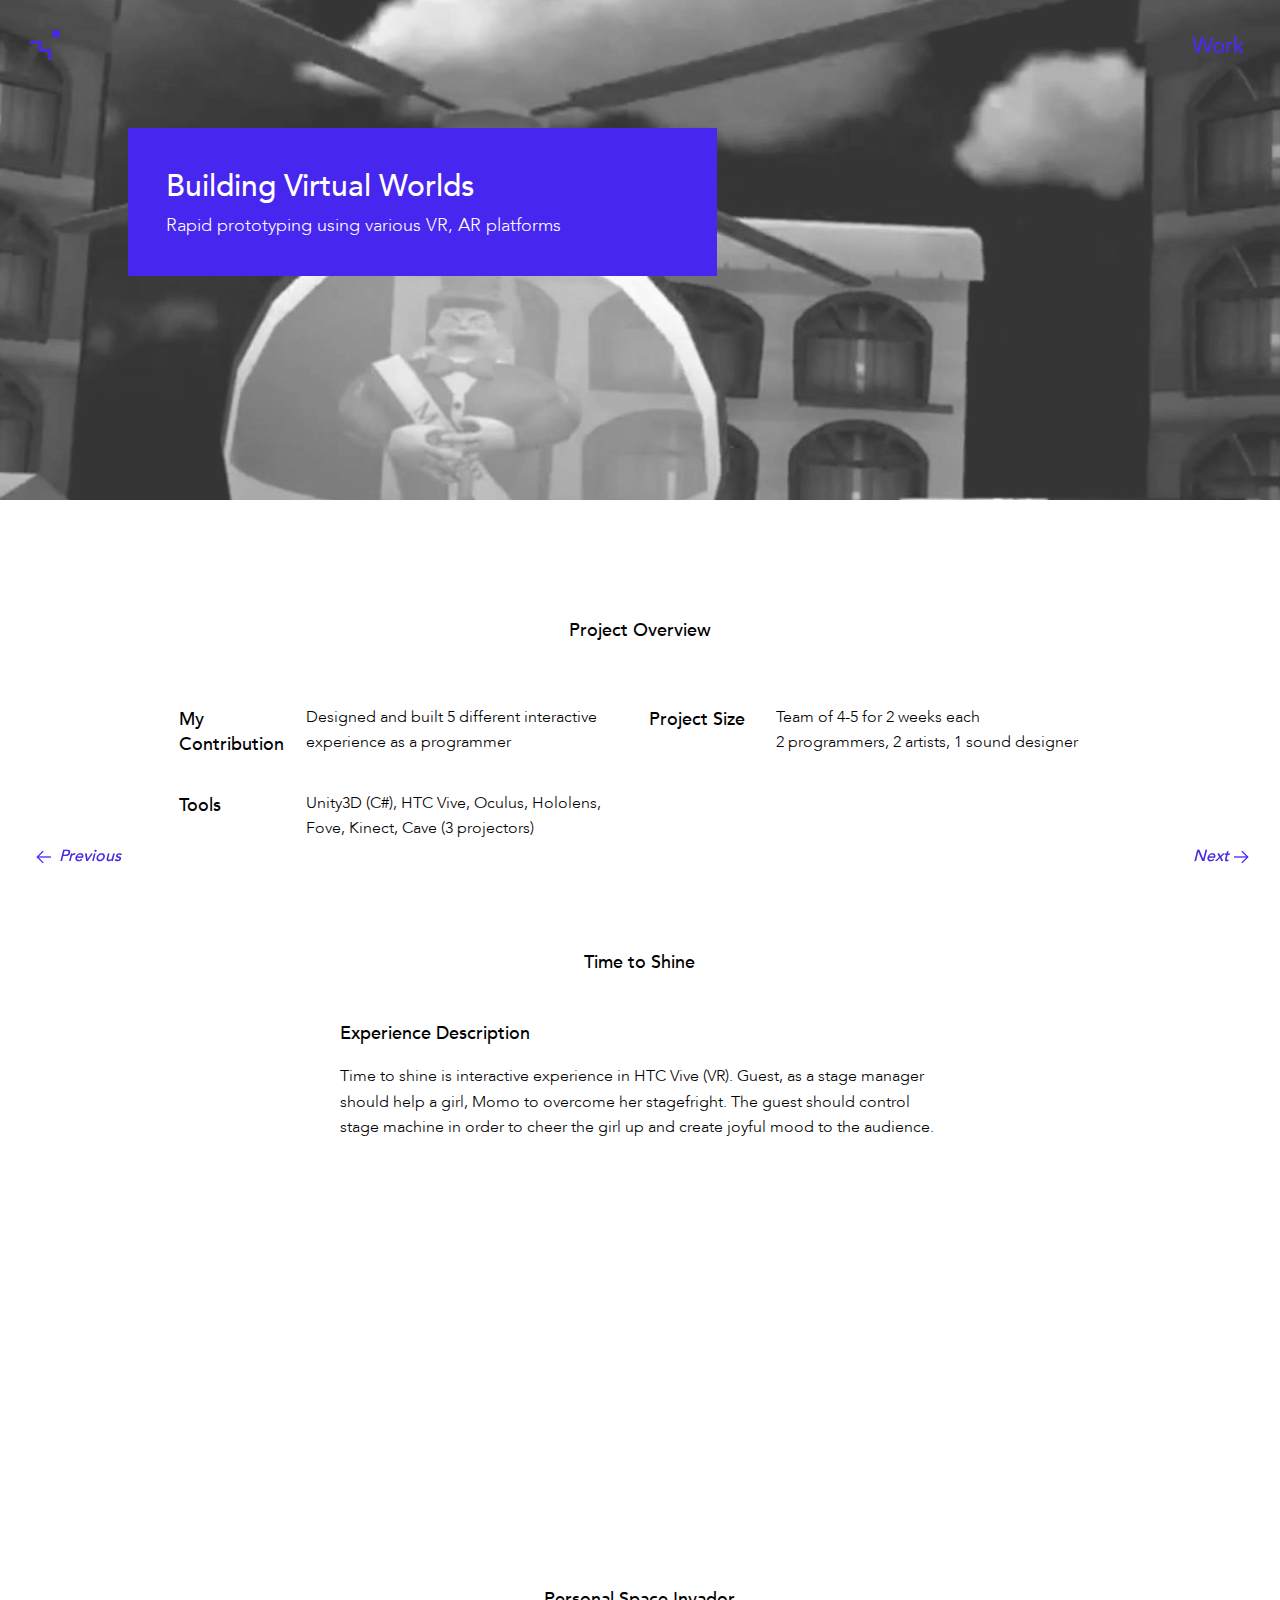
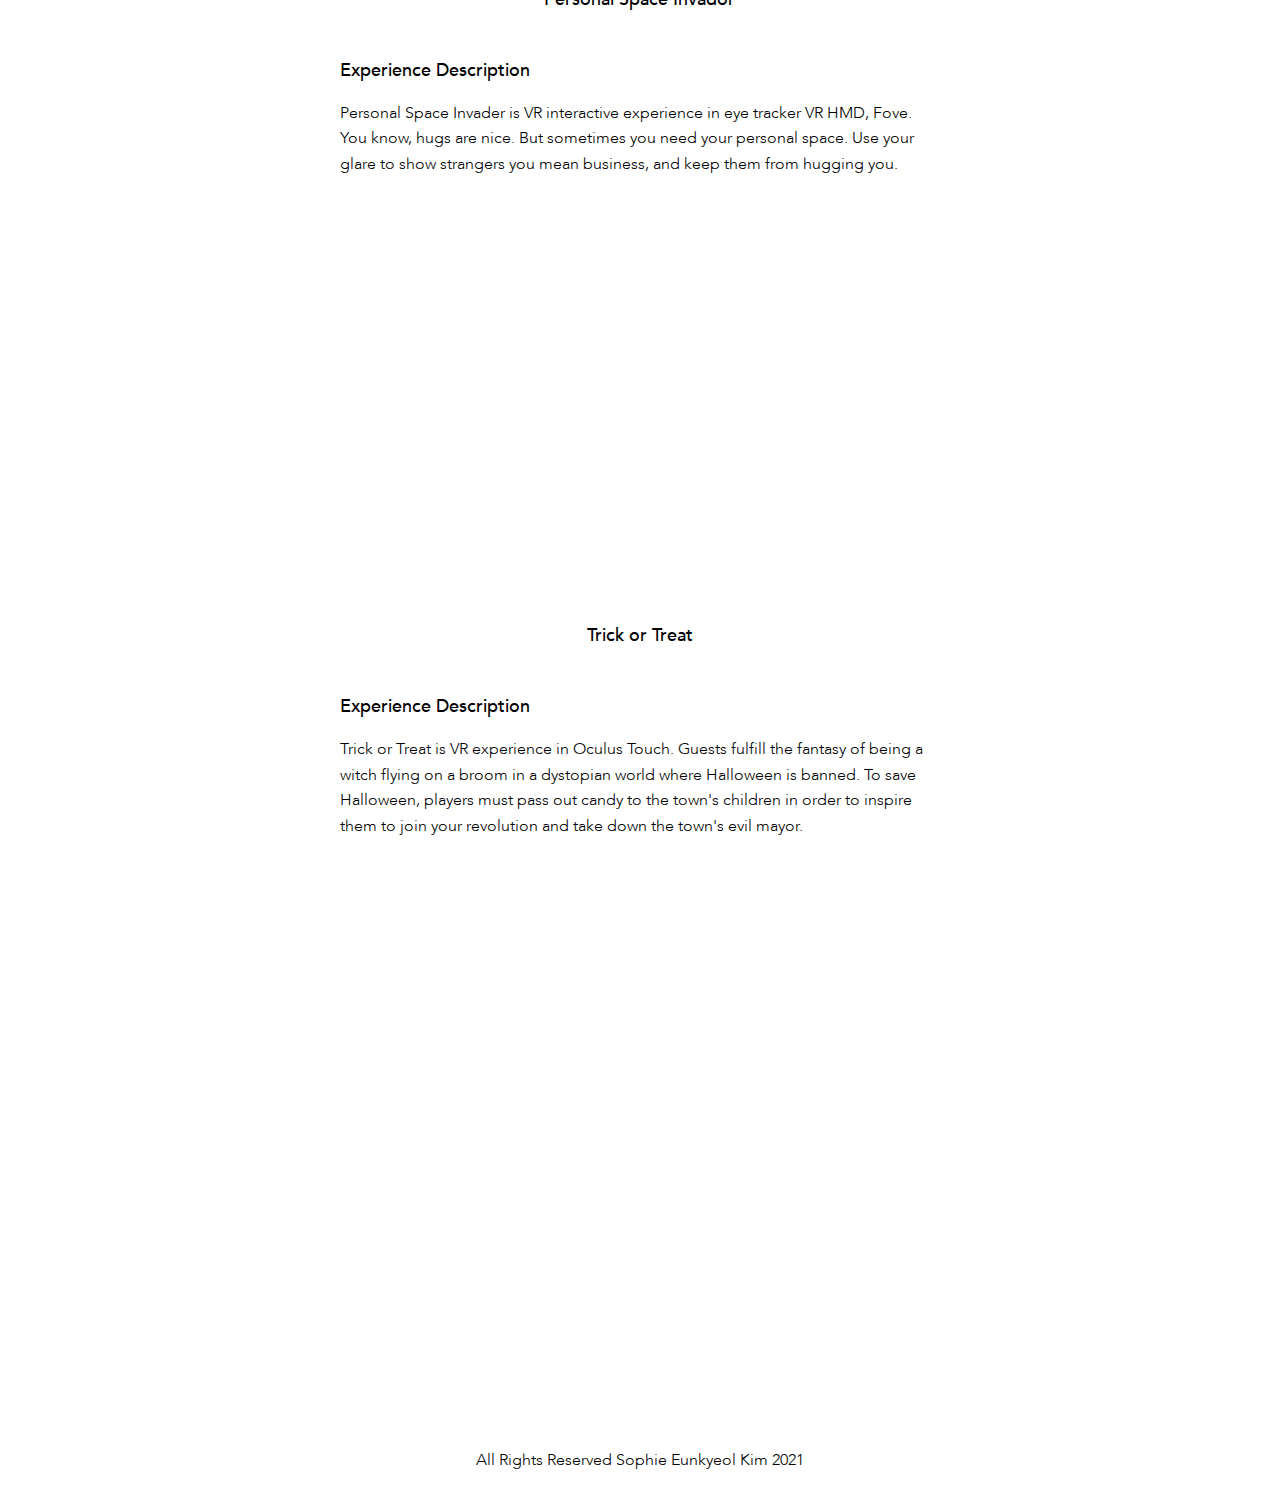
<file: bvw.html>
<!DOCTYPE HTML>
<html>
<meta content="width=device-width, initial-scale=1" name="viewport" />
<head>
	<!-- Global site tag (gtag.js) - Google Analytics -->
	<script async src="https://www.googletagmanager.com/gtag/js?id=UA-136921158-1"></script>
	<script>
	  window.dataLayer = window.dataLayer || [];
	  function gtag(){dataLayer.push(arguments);}
	  gtag('js', new Date());

	  gtag('config', 'UA-136921158-1');
	</script>
	<link rel="stylesheet" href="layout.css">
	<link rel="shortcut icon" href="images/logo_icon.ico" />
	
	<script src="https://code.jquery.com/jquery-3.3.1.min.js"></script>

	<title>
		Sophie Eunkyeol Kim
	</title>
</head>
<body>
	<div class="nav-bar">
	<!-- <img class="logo" src="images/logo.svg"/ "> -->
		<a href="index.html"><img class="nav-left-button logo" src="images/logo.svg"/></a>
		<a href="work.html"><button class="nav-right-button">Work</button></a>
	</div>

	<div class="nav-article-bar">
		<a href="omen.html">
			<button class="nav-left-button">
				<img class="nav-left-arrow"src="images/nav.svg" />
				Previous</button></a>
		<a href="sweepa.html"><button class="nav-right-button">Next
			<img class="nav-right-arrow"src="images/nav_right.svg" />
		</button></a>
		
	</div>

	<div class="grid-project">
	<div class="project-title">
		<img class="project-title-img" src="images/bvw-article-thumb.jpg"/>
		<div class="project-title-text">
		<h2>Building Virtual Worlds</h2>
		<h3>Rapid prototyping using various VR, AR platforms</h3></div></div>
	<div class="grid-project-text">
		<div class="project-overview">
			<h4 class="sub-title"><span>Project Overview</span></h4>
			<div class="grid-overview">
				<h3>My Contribution</h3>
				<p>Designed and built 5 different interactive experience as a programmer </p>
				<h3>Project Size</h3>
				<p>Team of 4-5 for 2 weeks each <br> 2 programmers, 2 artists, 1 sound designer </p>
				
				<h3>Tools</h3>
				<p>Unity3D (C#), HTC Vive, Oculus, Hololens, Fove, Kinect, Cave (3 projectors)</p>
				

	


			</div>
		</div>
		<div class="project-content">
			<h4 class="sub-title"><span>Time to Shine</span></h4>
			<div class="content-text">
				<h3>Experience Description</h3>
				<p>Time to shine is interactive experience in HTC Vive (VR). Guest, as a stage manager should help a girl, Momo to overcome her stagefright. The guest should control stage machine in order to cheer the girl up and create joyful mood to the audience.</p>
				<div class="video"><iframe width="560" height="315" src="https://www.youtube.com/embed/udPSIhwrV6A" frameborder="0" allow="autoplay; encrypted-media" allowfullscreen></iframe></div>

			</div>
			<!-- <div class="grid-two">
				<div>
					<h3>Design Challenge</h3>
					<p></p>
				</div>
				<div>
					<h3>Solution</h3>
					<p></p>
				</div>
				
			</div> -->
			
			<h4 class="sub-title"><span>Personal Space Invador</span></h4>
			<div class="content-text">
				<h3>Experience Description</h3>
				<p>Personal Space Invader is VR interactive experience in eye tracker VR HMD, Fove. You know, hugs are nice. But sometimes you need your personal space. Use your glare to show strangers you mean business, and keep them from hugging you.</p>
				<div class="video"><iframe width="560" height="315" src="https://www.youtube.com/embed/FNvRj7kT9Z0" frameborder="0" allow="autoplay; encrypted-media" allowfullscreen></iframe></div>

			</div>
			<h4 class="sub-title"><span>Trick or Treat</span></h4>
			<div class="content-text">
				<h3>Experience Description</h3>
				<p>Trick or Treat is VR experience in Oculus Touch. Guests fulfill the fantasy of being a witch flying on a broom in a dystopian world where Halloween is banned. To save Halloween, players must pass out candy to the town's children in order to inspire them to join your revolution and take down the town's evil mayor.</p>
				<div class="video"><iframe width="560" height="315" src="https://www.youtube.com/embed/VpbV_m5FP_Q" frameborder="0" allow="autoplay; encrypted-media" allowfullscreen></iframe></div>

			</div>
		</div>
	</div>
	</div>


	<div class="footer">
		<p class="center">All Rights Reserved Sophie Eunkyeol Kim 2021</p>
	</div>
	<script type="text/javascript" src="scroll.js"></script>
</body>
</html>
</file>
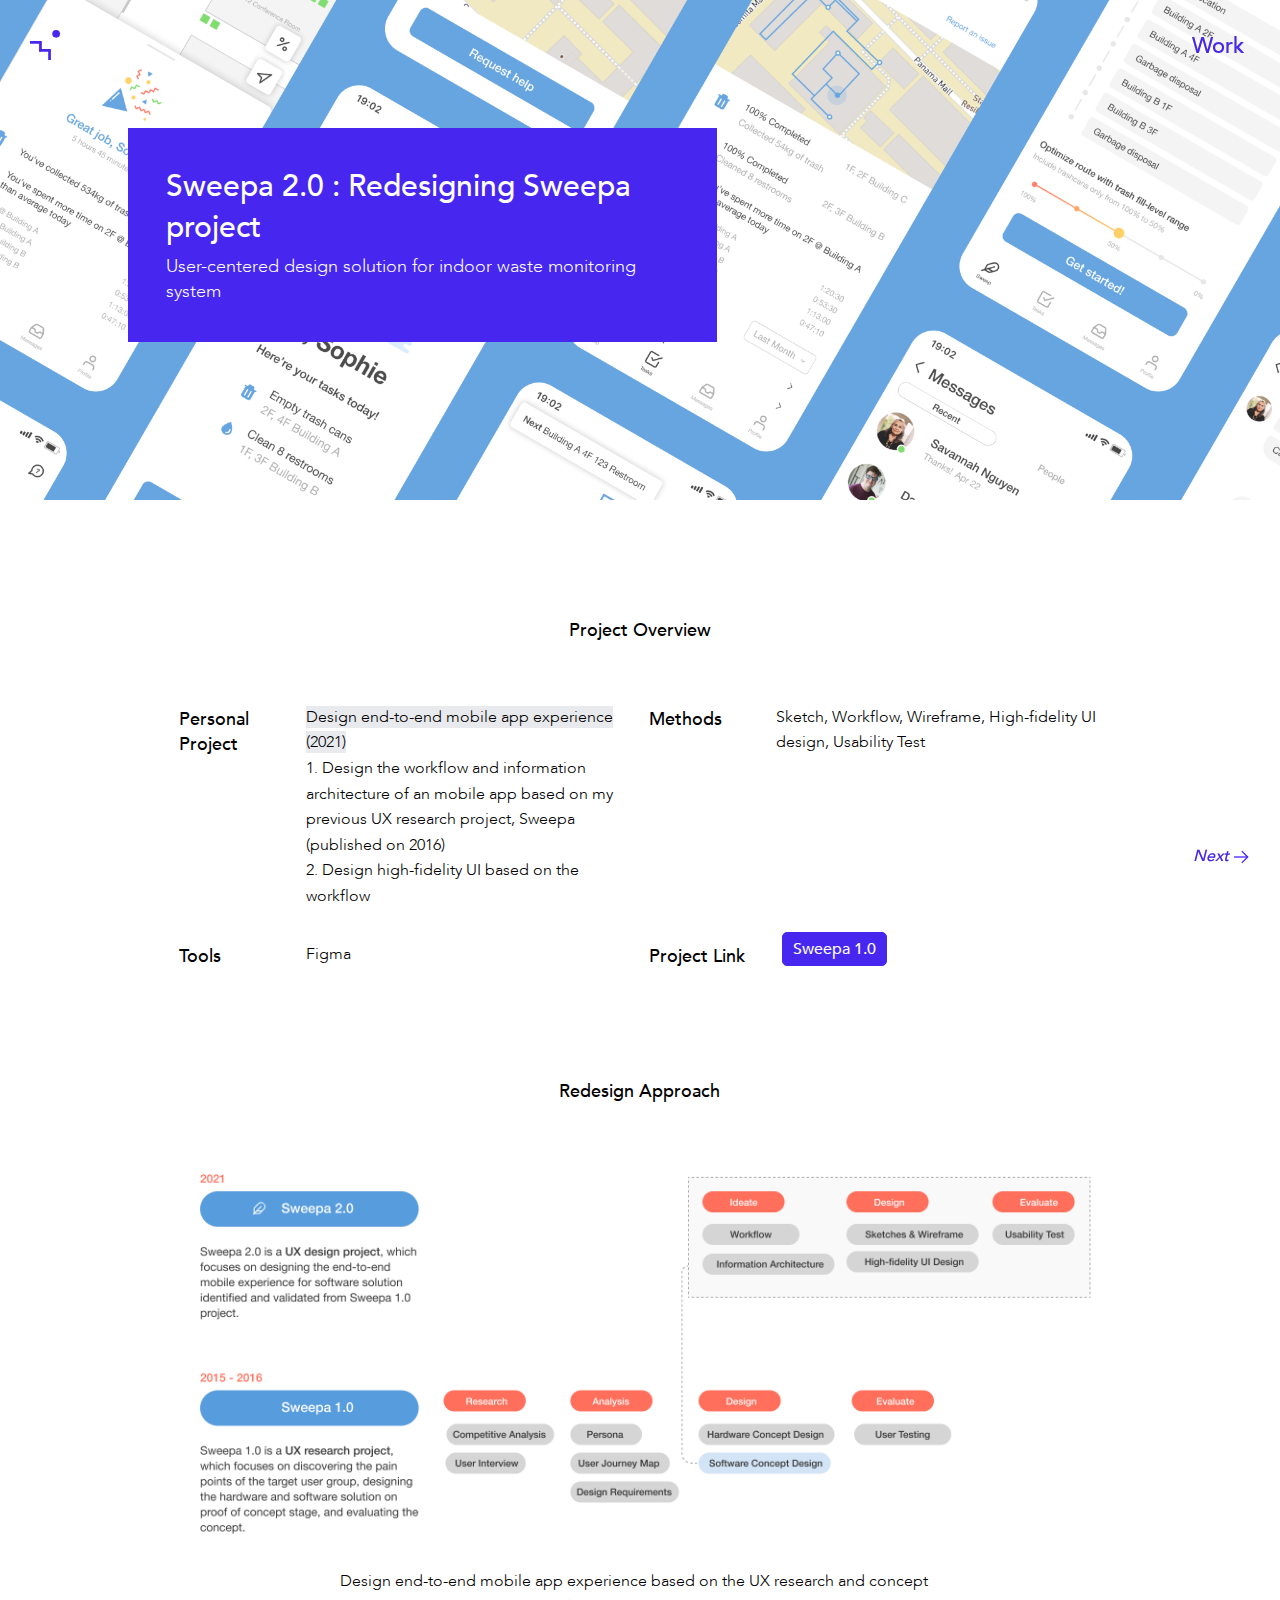
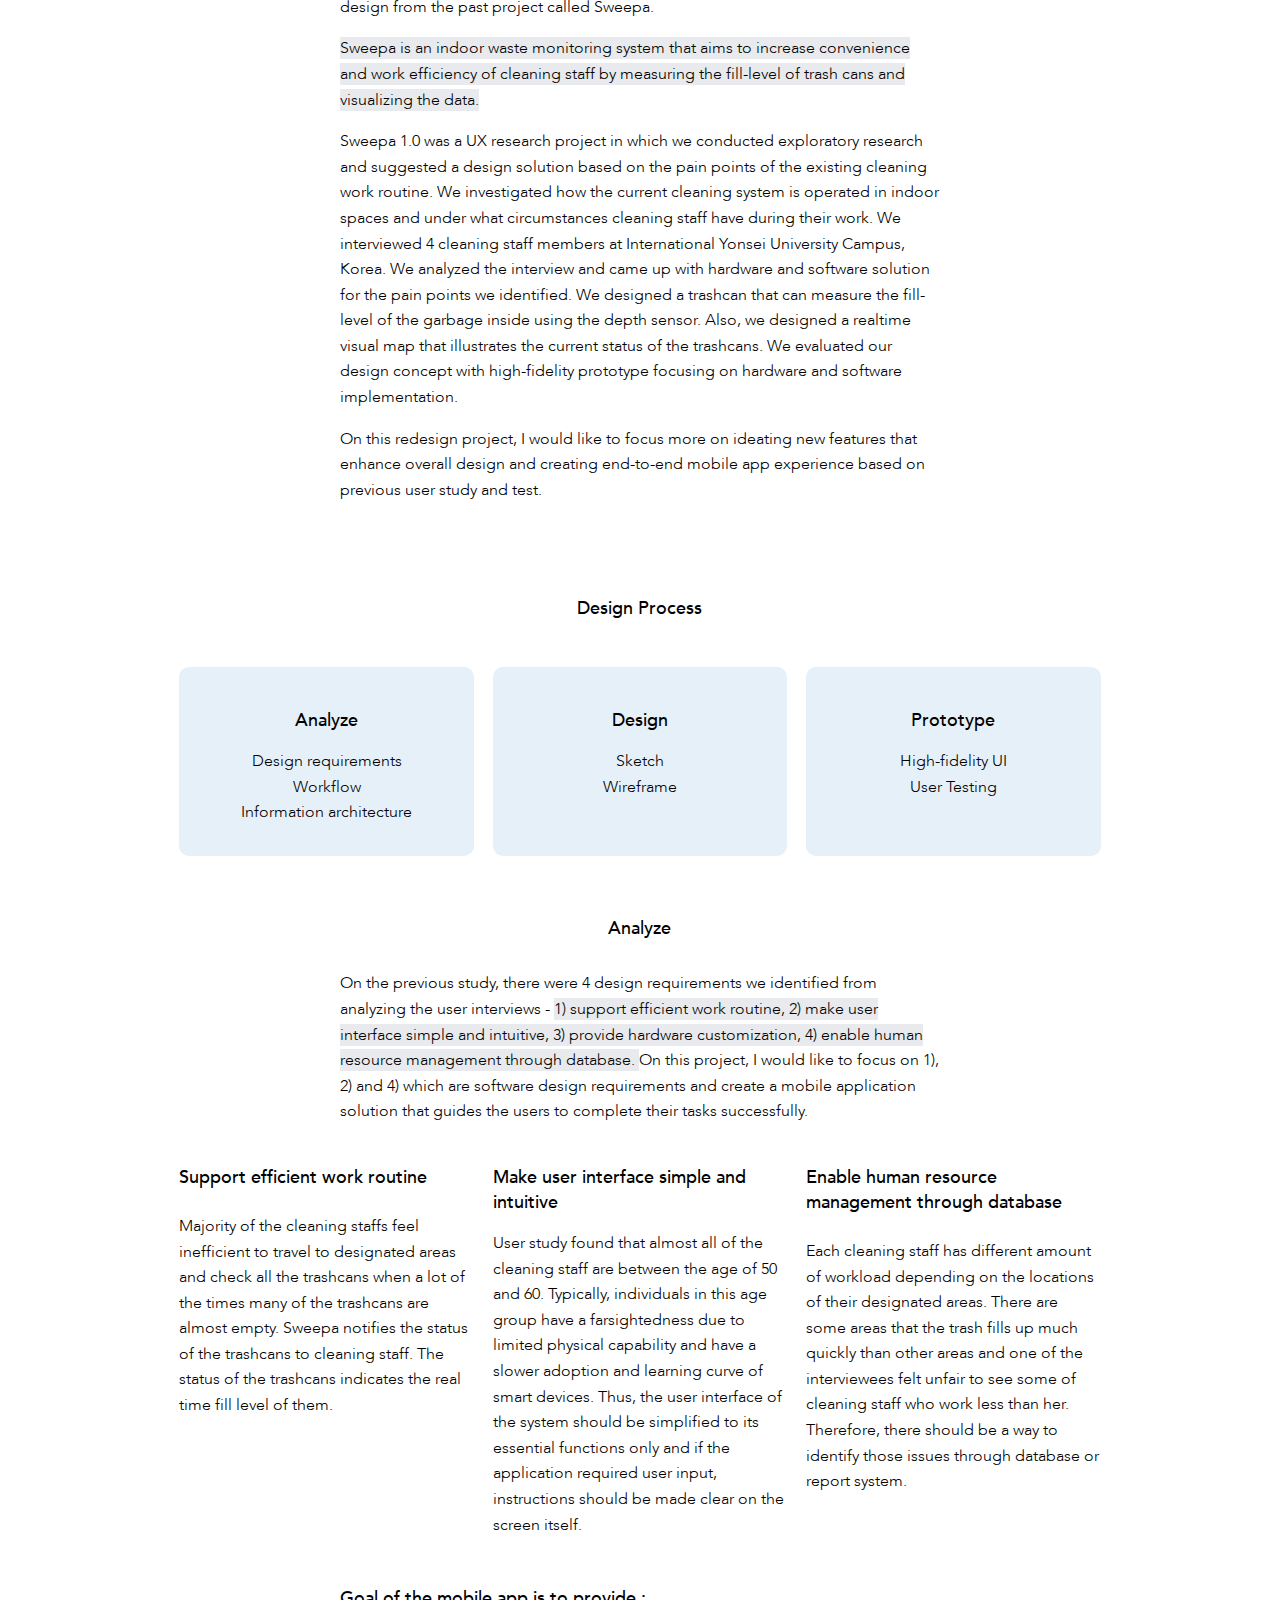
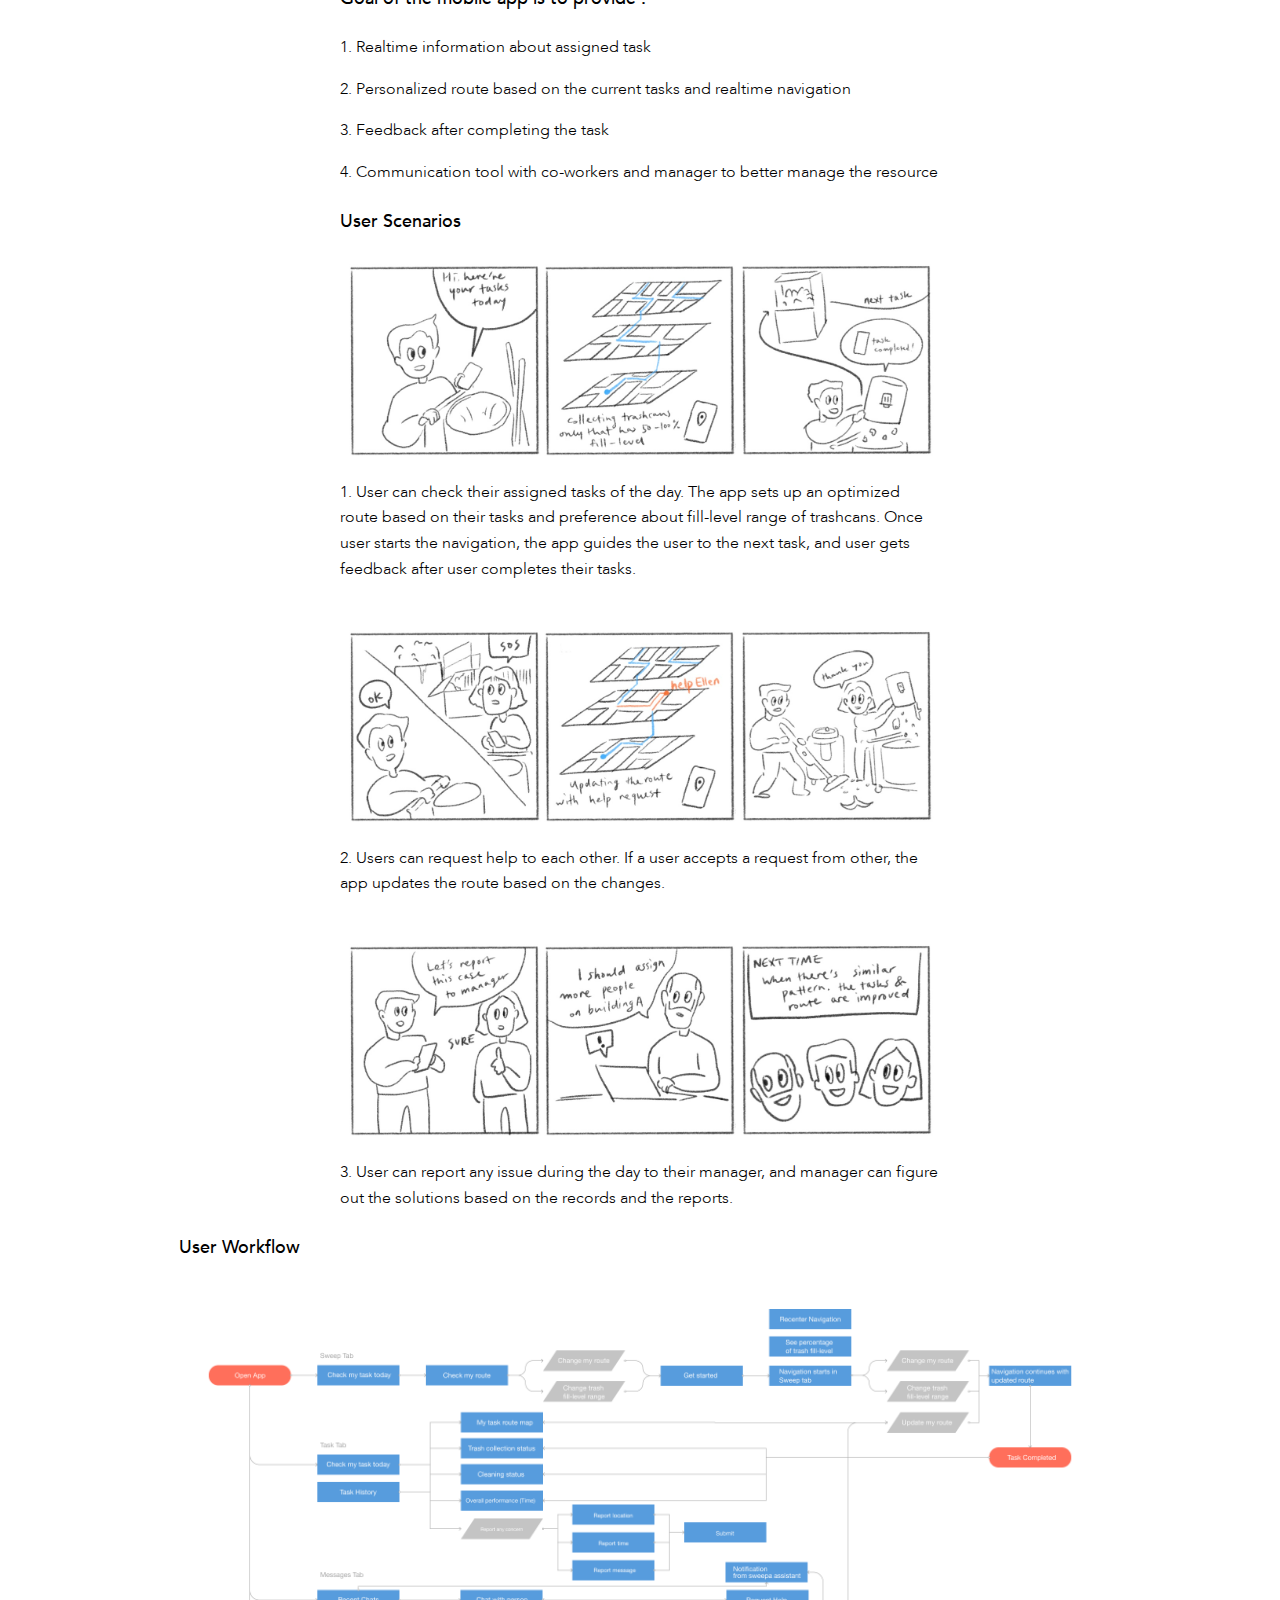
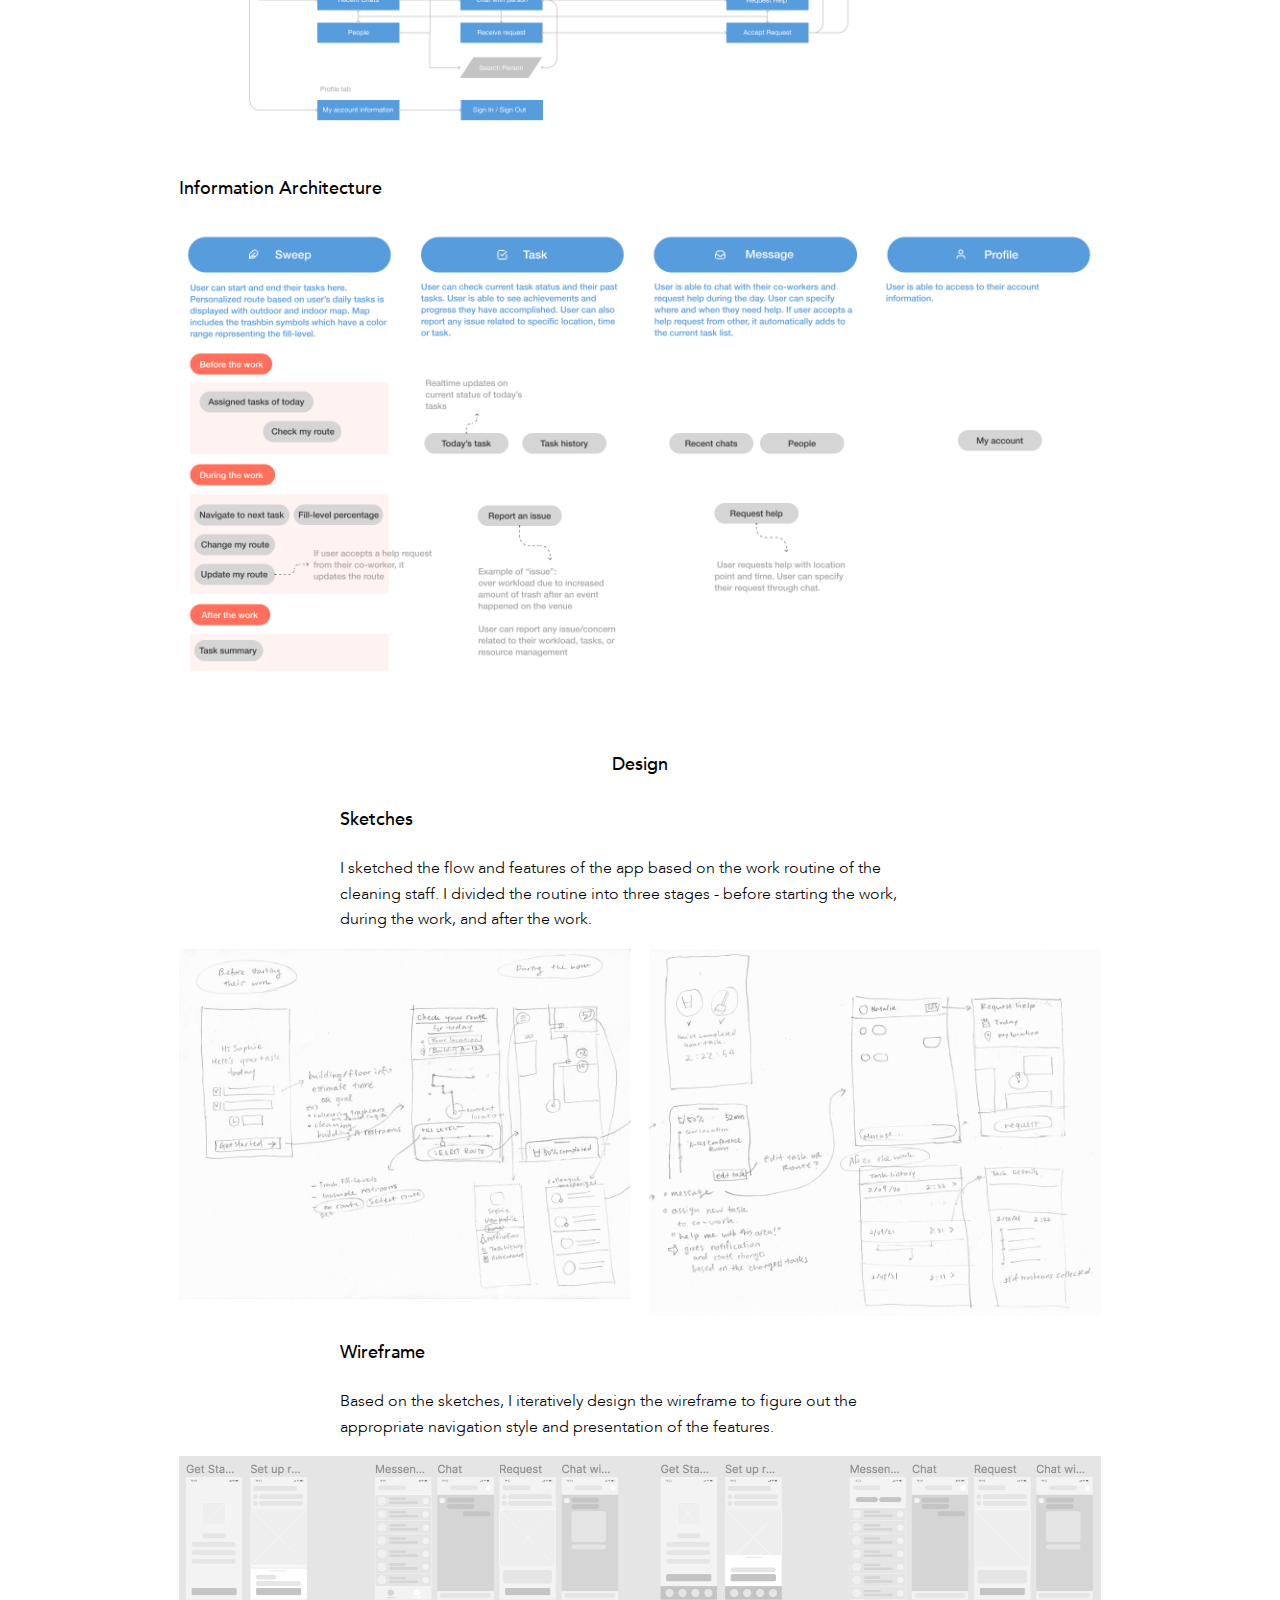
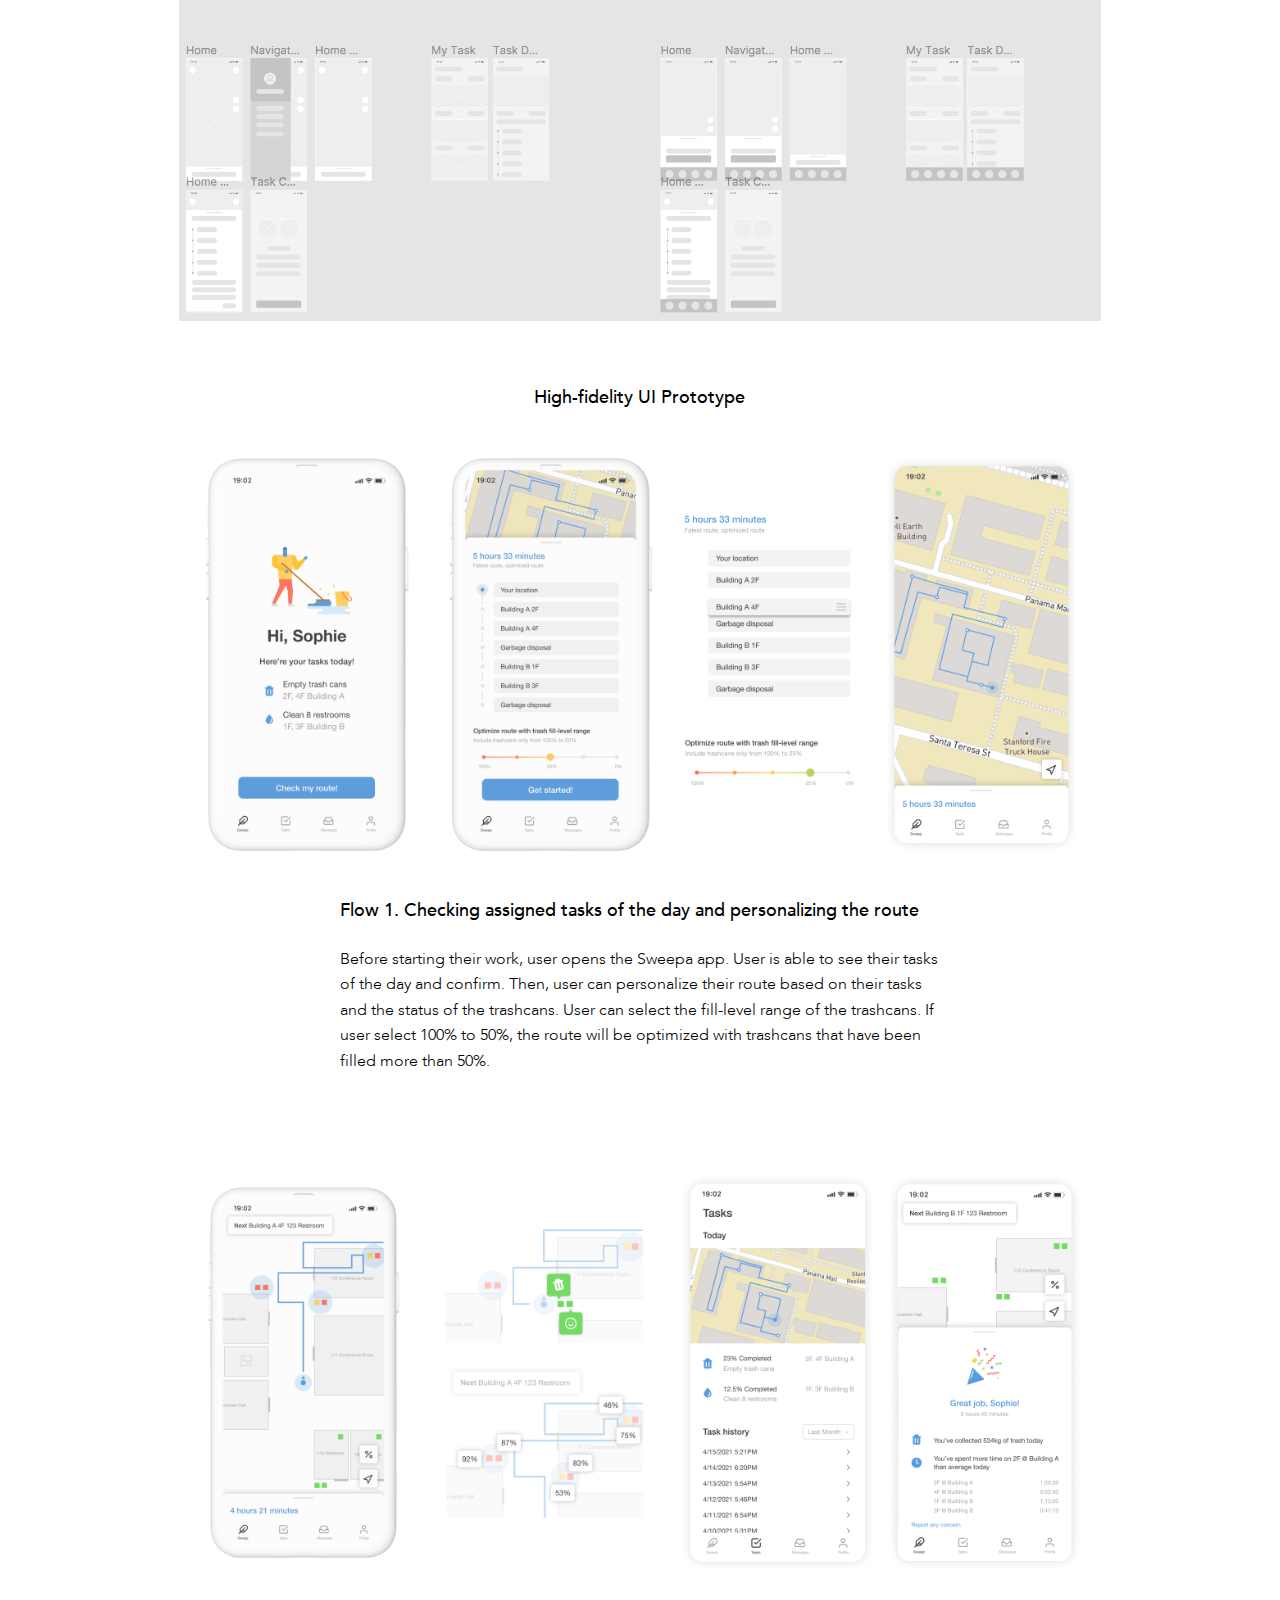
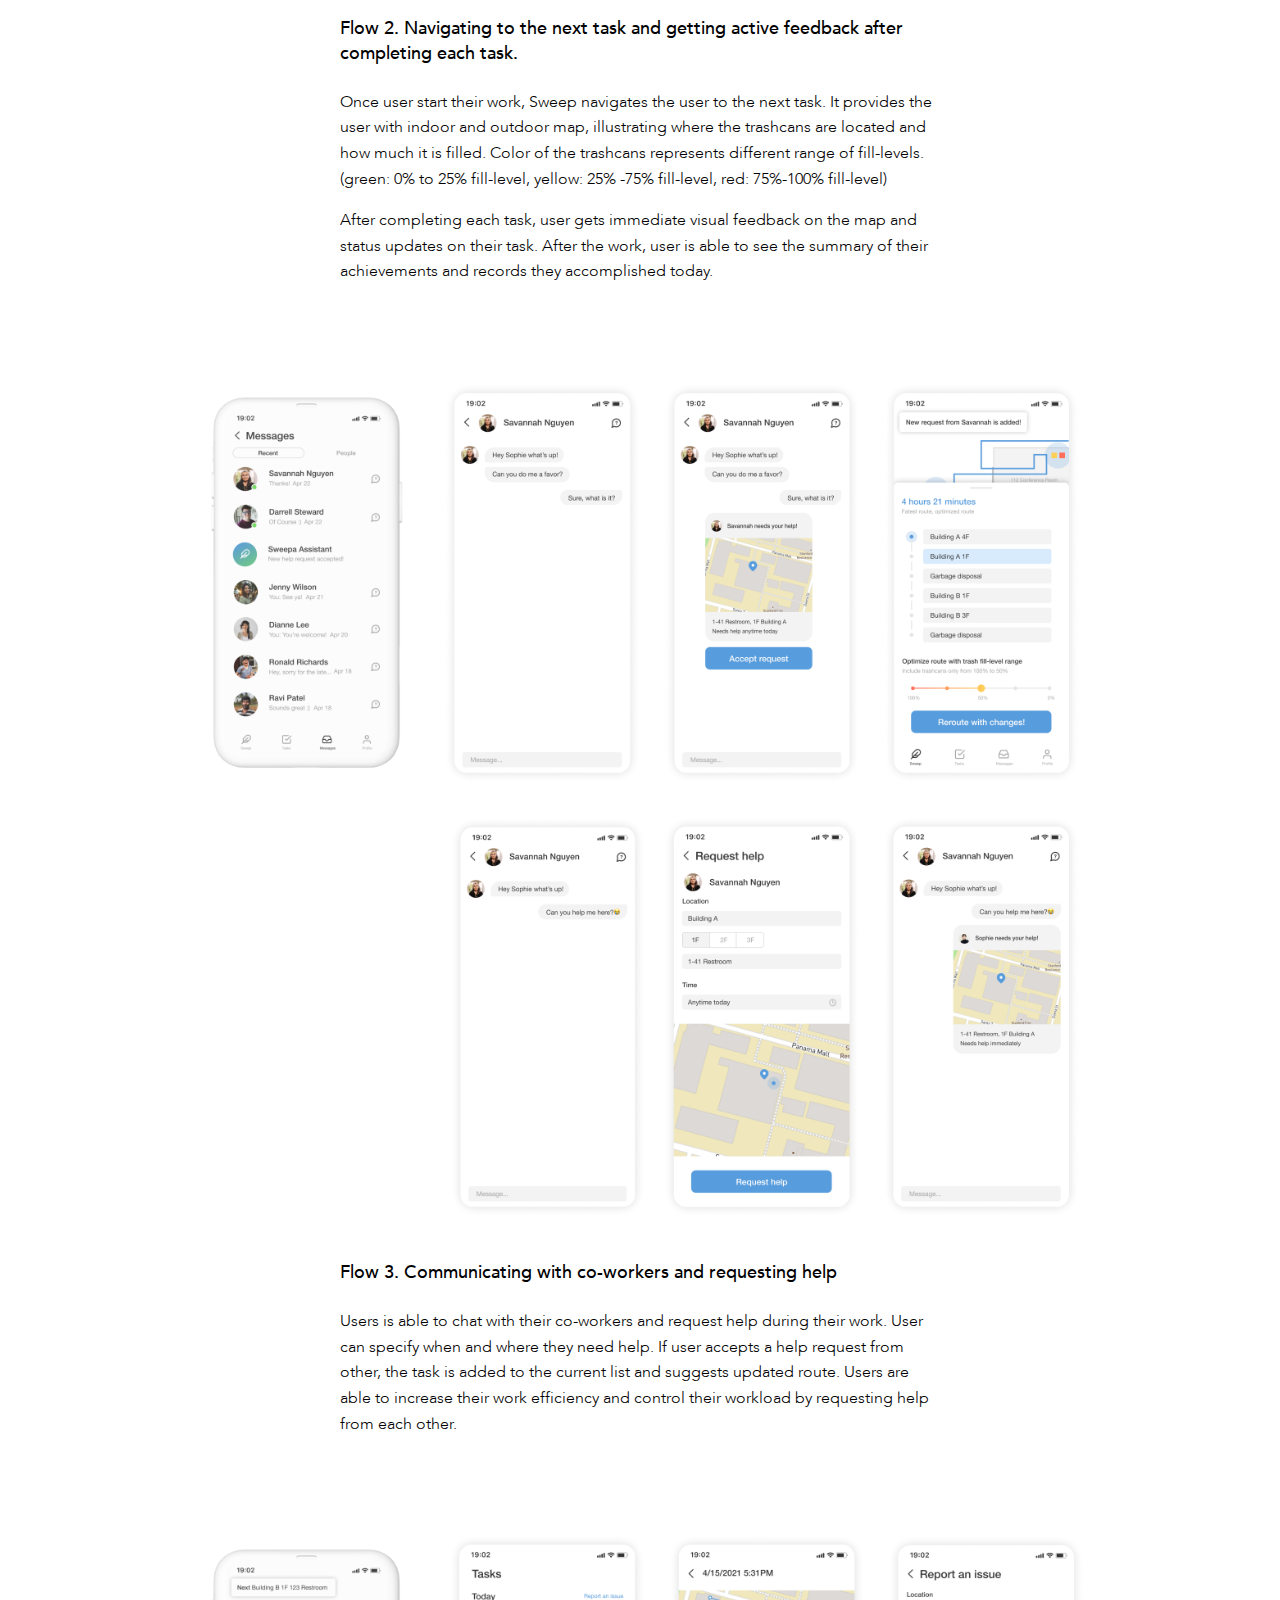
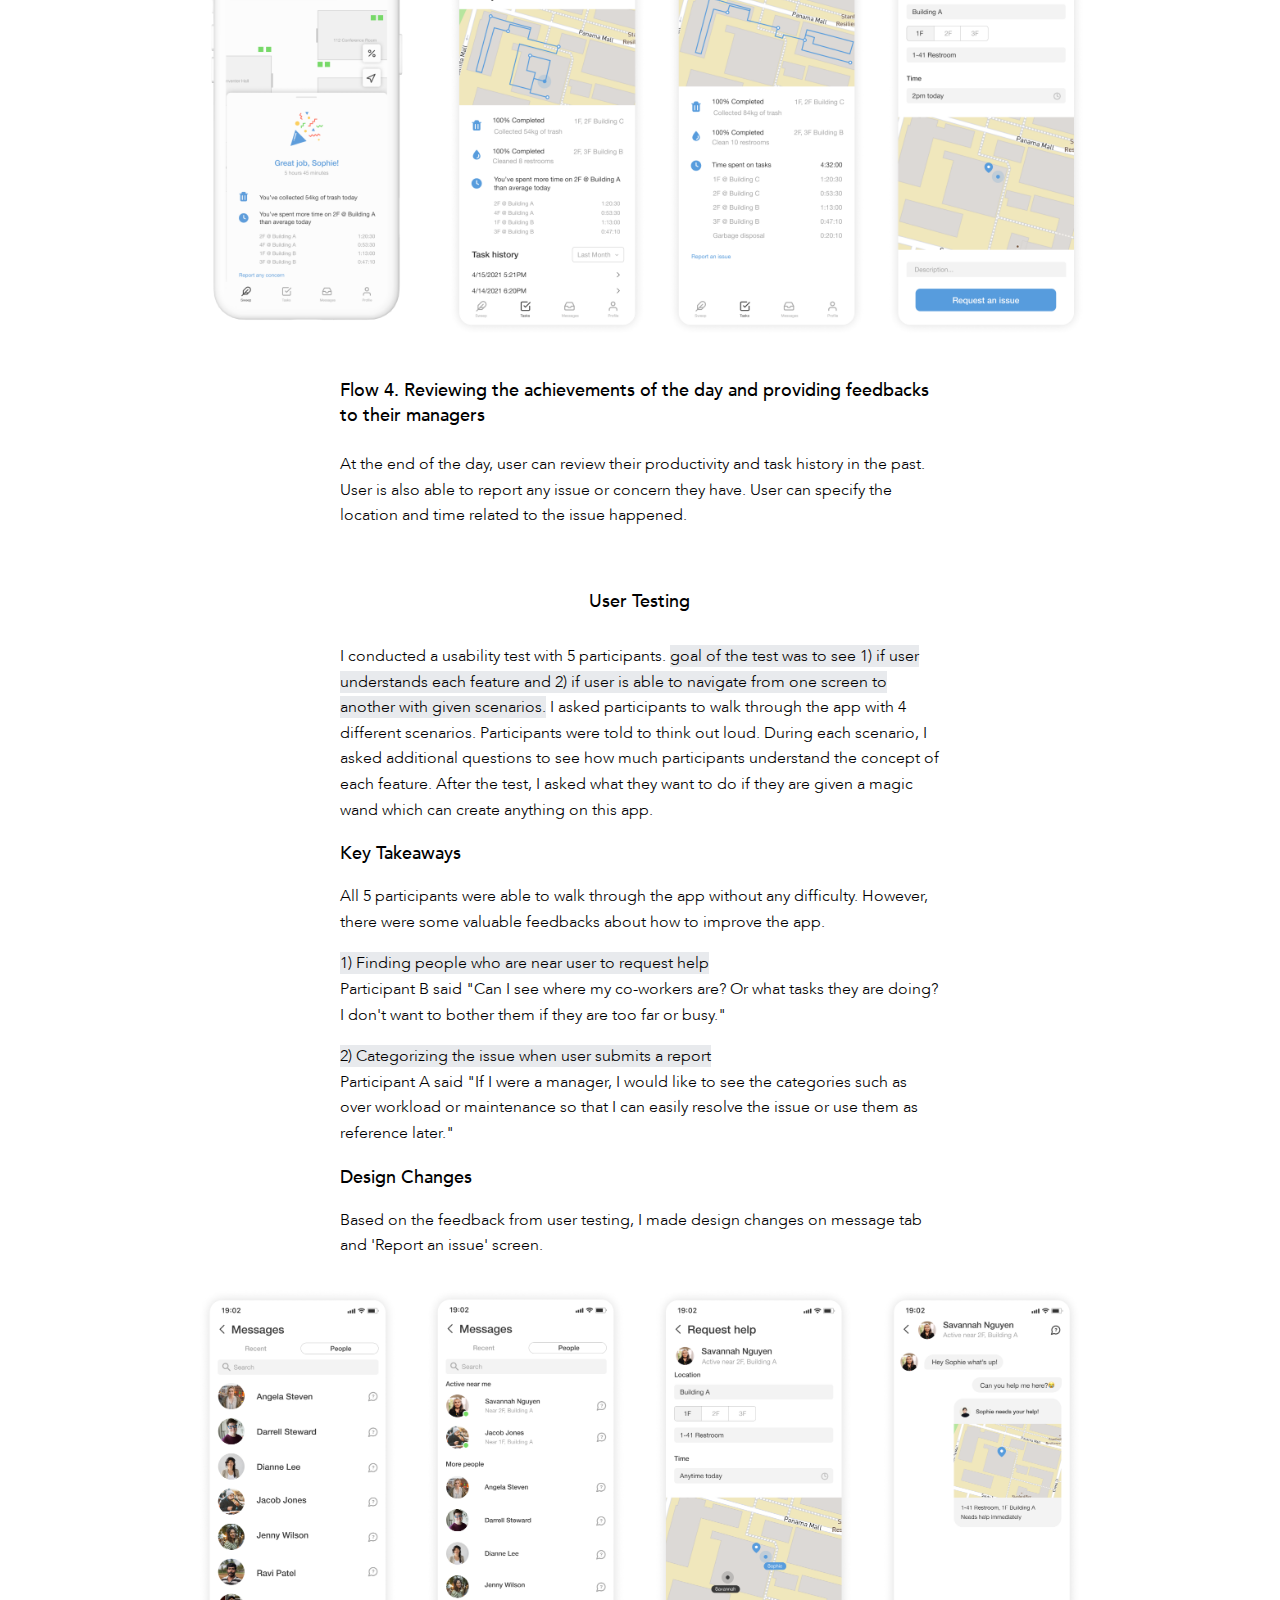
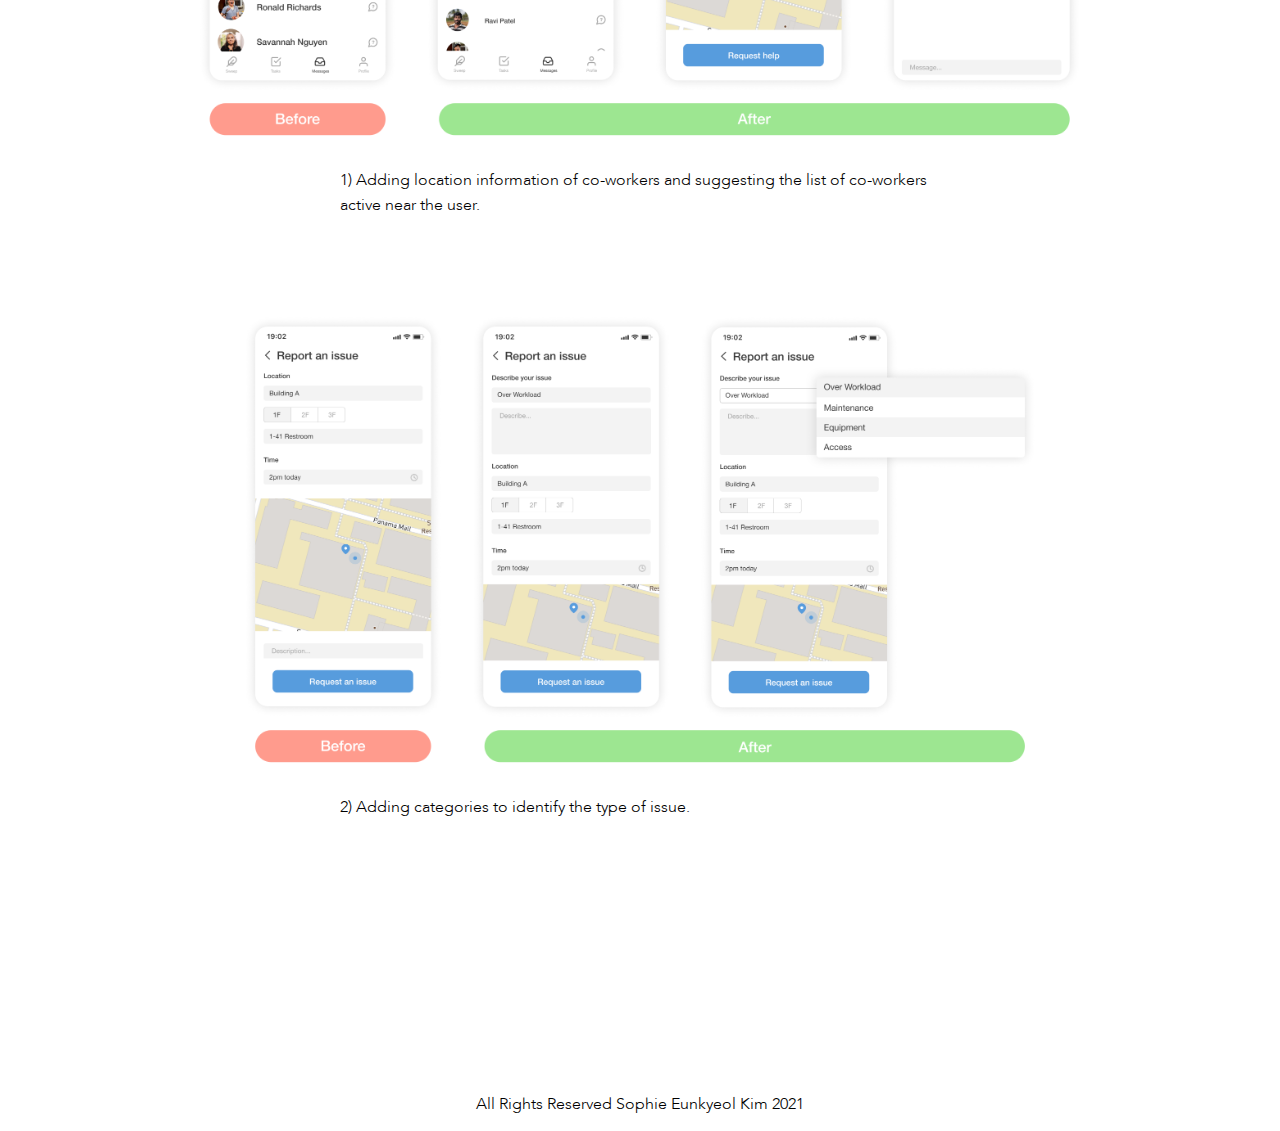
<file: sweepa2.html>
<!DOCTYPE HTML>
<html>
<meta content="width=device-width, initial-scale=1" name="viewport" />
<head>
	<!-- Global site tag (gtag.js) - Google Analytics -->
	<script async src="https://www.googletagmanager.com/gtag/js?id=UA-136921158-1"></script>
	<script>
	  window.dataLayer = window.dataLayer || [];
	  function gtag(){dataLayer.push(arguments);}
	  gtag('js', new Date());

	  gtag('config', 'UA-136921158-1');
	</script>
	<link rel="stylesheet" href="layout.css">
	<link rel="shortcut icon" href="images/logo_icon.ico" />
	
	<script src="https://code.jquery.com/jquery-3.3.1.min.js"></script>

	<title>
		Sophie Eunkyeol Kim
	</title>
</head>
<body>
	<div class="nav-bar">
	<!-- <img class="logo" src="images/logo.svg"/ "> -->
		<a href="index.html"><img class="nav-left-button logo" src="images/logo.svg"/></a>
		<a href="work.html"><button class="nav-right-button">Work</button></a>
	</div>

	<div class="nav-article-bar">
		
		<a href="workexample.html"><button class="nav-right-button">Next
            <img class="nav-right-arrow"src="images/nav_right.svg" />
		</button></a>
		
	</div>

	<div class="grid-project">
	<div class="project-title">
        <img class="project-title-img" src="images/sweepa2-article-thumb.png" />
        <div class="project-title-text">
		<h2>Sweepa 2.0 : Redesigning Sweepa project</h2>
		<h3>User-centered design solution for indoor waste monitoring system</h3></div></div>
	<div class="grid-project-text">
		<div class="project-overview">
			<h4 class="sub-title"><span>Project Overview</span></h4>
			<div class="grid-overview">
				<h3>Personal Project</h3>
				<p><span class="emphasize">Design end-to-end mobile app experience (2021)</span><br>1. Design the workflow and information architecture of an mobile app based on my previous UX research project, Sweepa (published on 2016)<br>2. Design high-fidelity UI based on the workflow </p>
				<h3>Methods</h3>
				<p>Sketch, Workflow, Wireframe, High-fidelity UI design, Usability Test </p>
				
				<!-- <p><b><i>Publication</i></b></p>
				<p><span class="emphasize">Publication</span> in Society of Design Convergence (2016)<br> 
				<span class="emphasize">Presentation</span> in HCI Korea 2016 Conference<br>
				<span class="emphasize">Poster presentation</span> in Incheon International Design Fair 2015
				</p> -->

				<h3>Tools</h3>
				<p>Figma</p>
				
				

				<h3>Project Link</h3>
				<div><a href="sweepa.html" target="_blank"><button class="link-button" style="margin: 2%;">Sweepa 1.0</button></a> </div>


			</div>
		</div>
		<div class="project-content">
            <h4 class="sub-title"><span>Redesign Approach</span></h4>
            <img class="single-img" src="images/sweepa/redsign.png" />
			<div class="content-text">
                <p> Design end-to-end mobile app experience based on the UX research and concept design from the past project called Sweepa.</p>
				<p><span class="emphasize">Sweepa is an indoor waste monitoring system that aims to increase convenience and work efficiency of cleaning staff by measuring the fill-level of trash cans and visualizing the data.</span>
                </p>
                <p>Sweepa 1.0 was a UX research project in which we conducted exploratory research and suggested a design solution based on the pain points of the existing cleaning work routine. We investigated how the current cleaning system is operated in indoor spaces and under what circumstances cleaning staff have during their work. We interviewed 4 cleaning staff members at International Yonsei University Campus, Korea. We analyzed the interview and came up with hardware and software solution for the pain points we identified. We designed a trashcan that can measure the fill-level of the garbage inside using the depth sensor. Also, we designed a realtime visual map that illustrates the current status of the trashcans. We evaluated our design concept with high-fidelity prototype focusing on hardware and software implementation.</p>
				<p>On this redesign project, I would like to focus more on ideating new features that enhance overall design and creating end-to-end mobile app experience based on previous user study and test. </p>

			</div>
			
			<h4 class="sub-title"><span>Design Process</span></h4>

			<div class="grid-three">
				
				<div class="cell">
					<h4 class="sub-title">Analyze</h4>
					<p>Design requirements<br>Workflow<br>
					Information architecture</p>

				</div>

				<div class="cell">
					<h4 class="sub-title">Design</h4>
					<p>Sketch<br>Wireframe</p>
				</div>

				<div class="cell">
					<h4 class="sub-title">Prototype</h4>
					<p>High-fidelity UI<br>User Testing</p>
				</div>
			</div>


			<div class="content-text">
			
				<h4 class="sub-title"><span>Analyze</span></h4>
			</div>
			
			<div class="content-text">	
                <p>On the previous study, there were 4 design requirements we identified from analyzing the user interviews - <span class="emphasize">1) support efficient work routine, 2) make user interface simple and intuitive, 3) provide hardware customization, 4) enable human resource management through database. </span> On this project, I would like to focus on 1), 2) and 4) which are software design requirements and create a mobile application solution that guides the users to complete their tasks successfully.</p>
            </div>  
            <div class="grid-three">
                <div>
                    <h4>Support efficient work routine</h4>
			        <p>Majority of the cleaning staffs feel inefficient to travel to designated areas and check all the trashcans when a lot of the times many of the trashcans are almost empty. 
                       Sweepa notifies the status of the trashcans to cleaning staff. The status of the trashcans indicates the real time fill level of them. </p>
                </div>
                <div>
                    <h4>Make user interface simple and intuitive</i>
                    <p>User study found that almost all of the cleaning staff are between the age of 50 and 60. Typically, individuals in this age group have a farsightedness due to limited physical capability and have a slower adoption and learning curve of smart devices. Thus, the user interface of the system should be simplified to its essential functions only and if the application required user input, instructions should be made clear on the screen itself. </p>
                 </div>
				<div>
				<h4>Enable human resource management through database</h4>
				<p>Each cleaning staff has different amount of workload depending on the locations of their designated areas. There are some areas that the trash fills up much quickly than other areas and one of the interviewees felt unfair to see some of cleaning staff who work less than her. 
                    Therefore, there should be a way to identify those issues through database or report system. </p>
                </div>
            </div> 
                <div class="content-text">
                <h4>Goal of the mobile app is to provide : </h4>
                <p>1. Realtime information about assigned task</p>
                <p> 2. Personalized route based on the current tasks and realtime navigation</p>
                <p> 3. Feedback after completing the task</p>
                <p>4. Communication tool with co-workers and manager to better manage the resource</p>

				
                 
				
            </div>
            
            <div class="content-text">
            <h4>User Scenarios</h4>
            <img class="single-img" src="images/sweepa/story1.jpg" /> 
            <p>1. User can check their assigned tasks of the day. The app sets up an optimized route based on their tasks and preference about fill-level range of trashcans. 
                Once user starts the navigation, the app guides the user to the next task, and user gets feedback after user completes their tasks.<br><br> </p> 
            <img class="single-img" src="images/sweepa/story2.jpg" />  
            <p>2. Users can request help to each other. If a user accepts a request from other, the app updates the route based on the changes. <br><br> </p>
            <img class="single-img" src="images/sweepa/story3.jpg" />  
            <p>3. User can report any issue during the day to their manager, and manager can figure out the solutions based on the records and the reports.</p>
            </div>
            <h4>User Workflow</h4>
                <img class="single-img" src="images/sweepa/workflow.png" />  
                <h4>Information Architecture</h4>
                <img class="single-img" src="images/sweepa/info.png" />

				
			<div class="content-text">
				<h4 class="sub-title"><span>Design</span></h4>
                <h4>Sketches</h4>
                <p>I sketched the flow and features of the app based on the work routine of the cleaning staff. I divided the routine into three stages - before starting the work, during the work, and after the work.</p>
			</div>
				<div class="grid-two">
                   
                        <img src="images/sweepa/sweep2.jpeg" />
                        <img src="images/sweepa/sweep3.jpeg" />
            
                </div>
			<div class="content-text">
                <h4>Wireframe</h3>
                <p>Based on the sketches, I iteratively design the wireframe to figure out the appropriate navigation style and presentation of the features. </p>
            </div>
            <img class="single-img" src="images/sweepa/wireframe.png"/>
            <div class="content-text">
                <h4 class="sub-title">High-fidelity UI Prototype</h4>
            </div>
            <img class="single-img" src="images/sweepa/design1.png"/>
            <div class="content-text"> 
                <h4>Flow 1. Checking assigned tasks of the day and personalizing the route</h4>
                <p> Before starting their work, user opens the Sweepa app. User is able to see their tasks of the day and confirm. Then, user can personalize their route based on their tasks and the status of the trashcans. User can select the fill-level range of the trashcans. If user select 100% to 50%, the route will be optimized with trashcans that have been filled more than 50%. </p>
            </div>
            <p><br><br>
            </p>
            <img class="single-img" src="images/sweepa/design2.png"/>
            <div class="content-text">
                <h4>Flow 2. Navigating to the next task and getting active feedback after completing each task. </h4>
                <p>Once user start their work, Sweep navigates the user to the next task. It provides the user with indoor and outdoor map, illustrating where the trashcans are located and how much it is filled. Color of the trashcans represents different range of fill-levels. (green: 0% to 25% fill-level, yellow: 25% -75% fill-level, red: 75%-100% fill-level)</p>
                <p>After completing each task, user gets immediate visual feedback on the map and status updates on their task. After the work, user is able to see the summary of their achievements and records they accomplished today.</p>
            </div>
            <p><br><br>
            </p>
            <img class="single-img" src="images/sweepa/design3.png"/>
            <img class="single-img" src="images/sweepa/design4.png"/>
            <div class="content-text">
                <h4>Flow 3. Communicating with co-workers and requesting help </h4>
                <p>Users is able to chat with their co-workers and request help during their work. User can specify when and where they need help. If user accepts a help request from other, the task is added to the current list and suggests updated route. Users are able to increase their work efficiency and control their workload by requesting help from each other.</p>
            </div>
            <p><br><br>
            </p>
            <img class="single-img" src="images/sweepa/design5.png"/>
            <div class="content-text">
                <h4>Flow 4. Reviewing the achievements of the day and providing feedbacks to their managers </h4>
                <p>At the end of the day, user can review their productivity and task history in the past. User is also able to report any issue or concern they have. User can specify the location and time related to the issue happened.</p>
            </div>
            <div class="content-text">
            <h4 class="sub-title">User Testing</h4>
            <p>I conducted a usability test with 5 participants. <span class="emphasize"> goal of the test was to see 1) if user understands each feature and 2) if user is able to navigate from one screen to another with given scenarios.</span> I asked participants to walk through the app with 4 different scenarios. Participants were told to think out loud. During each scenario, I asked additional questions to see how much participants understand the concept of each feature. After the test, I asked what they want to do if they are given a magic wand which can create anything on this app. </p>
            <h3>Key Takeaways</h3>
            <p>All 5 participants were able to walk through the app without any difficulty. However, there were some valuable feedbacks about how to improve the app. 
            </p>
            <p>
                <span class="emphasize">1) Finding people who are near user to request help</span>
                <br>Participant B said "Can I see where my co-workers are? Or what tasks they are doing? I don't want to bother them if they are too far or busy."
            </p>
            <p><span class="emphasize">2) Categorizing the issue when user submits a report</span>
                <br>Participant A said "If I were a manager, I would like to see the categories such as over workload or maintenance so that I can easily resolve the issue or use them as reference later."</p>
            </p>
            <h3>Design Changes</h3>
            <p>Based on the feedback from user testing, I made design changes on message tab and 'Report an issue' screen.</p>
             </div>
             <img class="single-img" src="images/sweepa/design6.png"/>
             <div class="content-text">
                 <p>1) Adding location information of co-workers and suggesting the list of co-workers active near the user. </p>
                <p><br><br></p>
                </div>
             <img class="single-img" src="images/sweepa/design7.png"/>
             <div class="content-text">
                 <p>2) Adding categories to identify the type of issue.</p>
             </div>
        </div>
	</div>
	</div>


	<div class="footer">
		<p class="center">All Rights Reserved Sophie Eunkyeol Kim 2021</p>
	</div>
	<script type="text/javascript" src="scroll.js"></script>
</body>
</html>
</file>
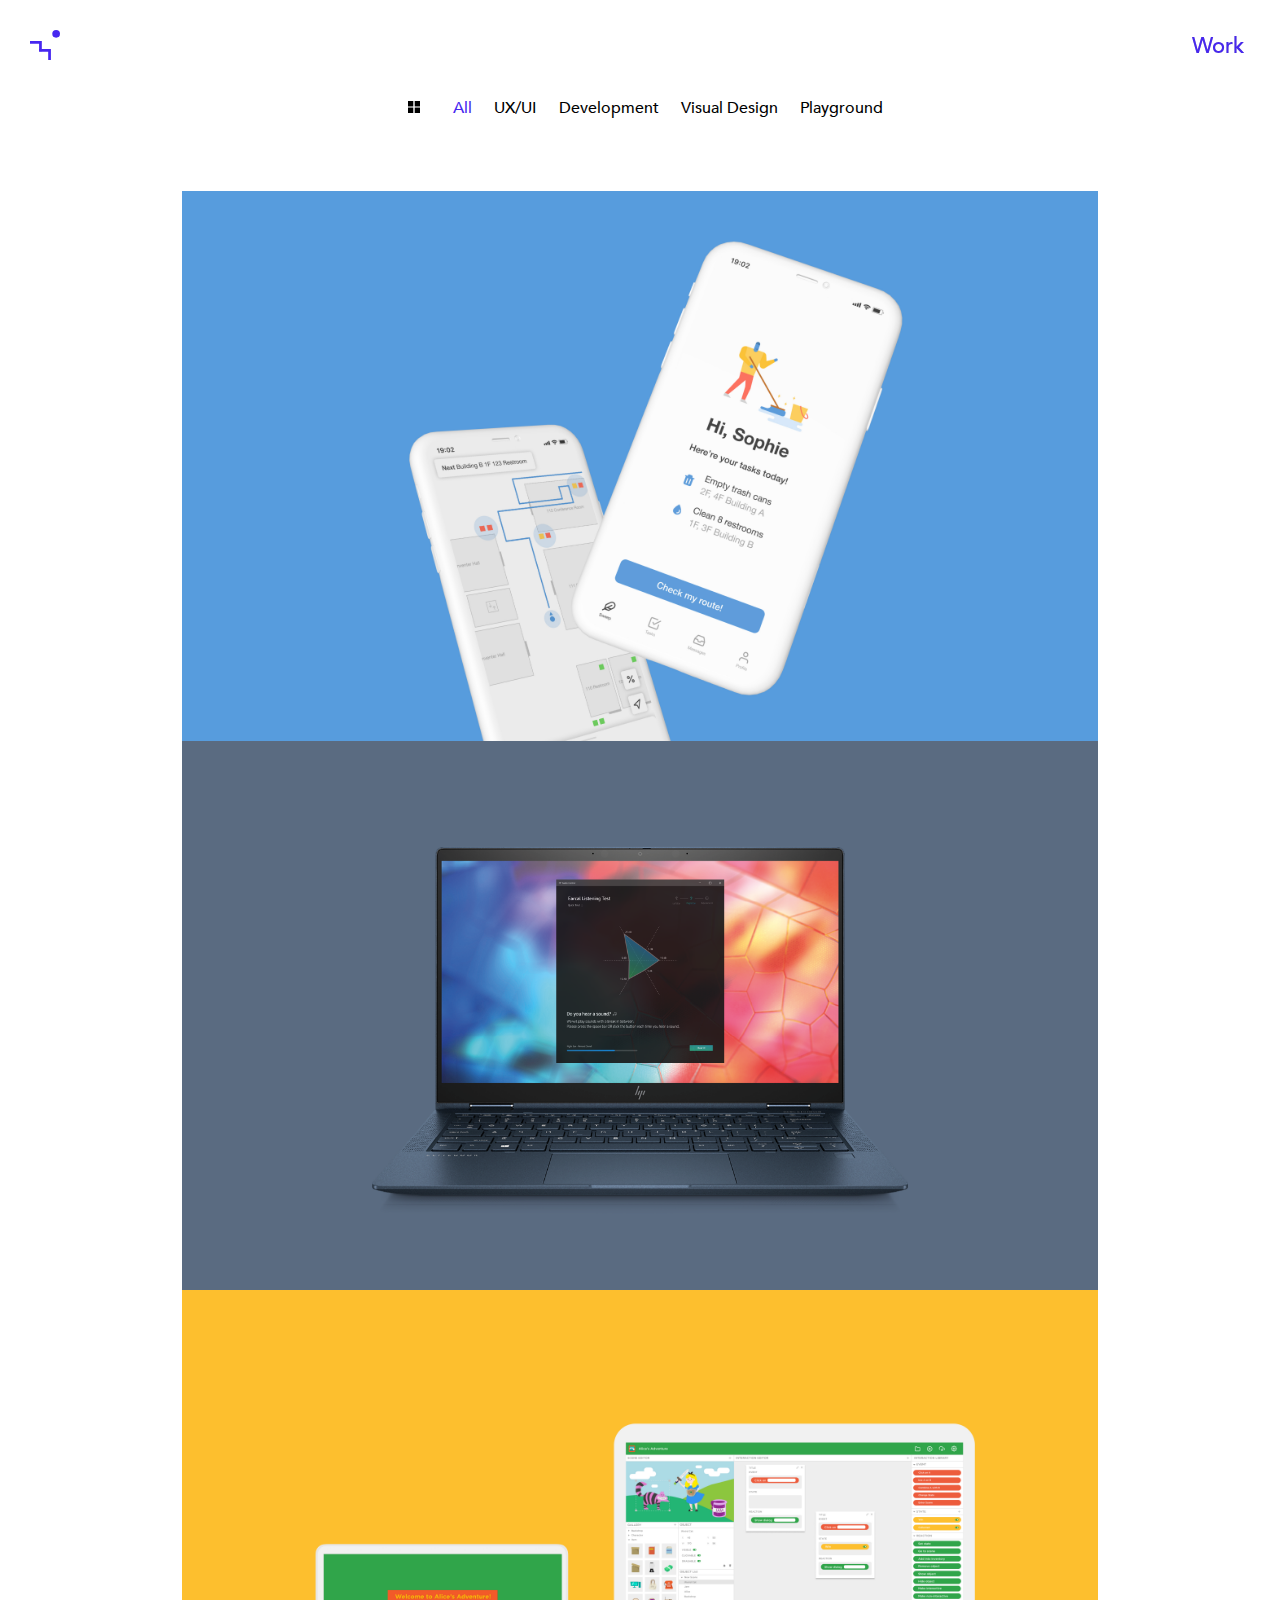
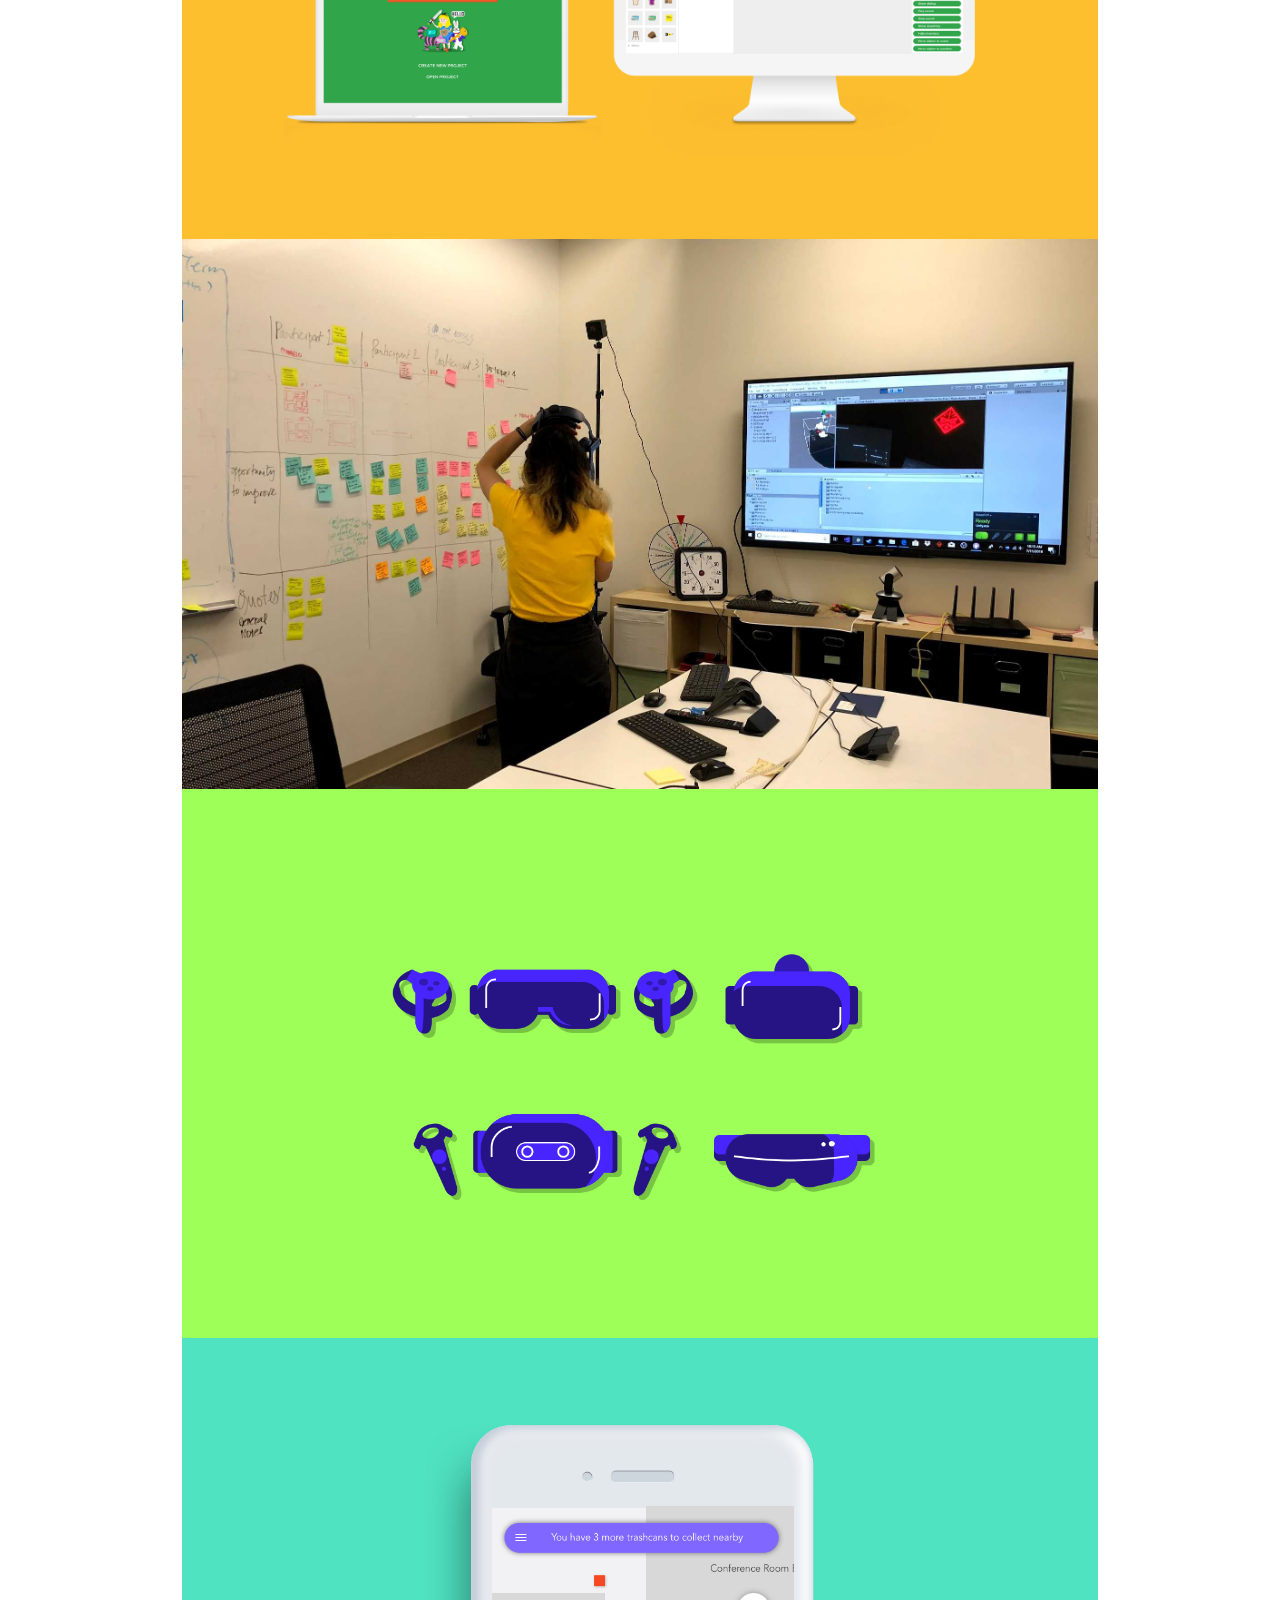
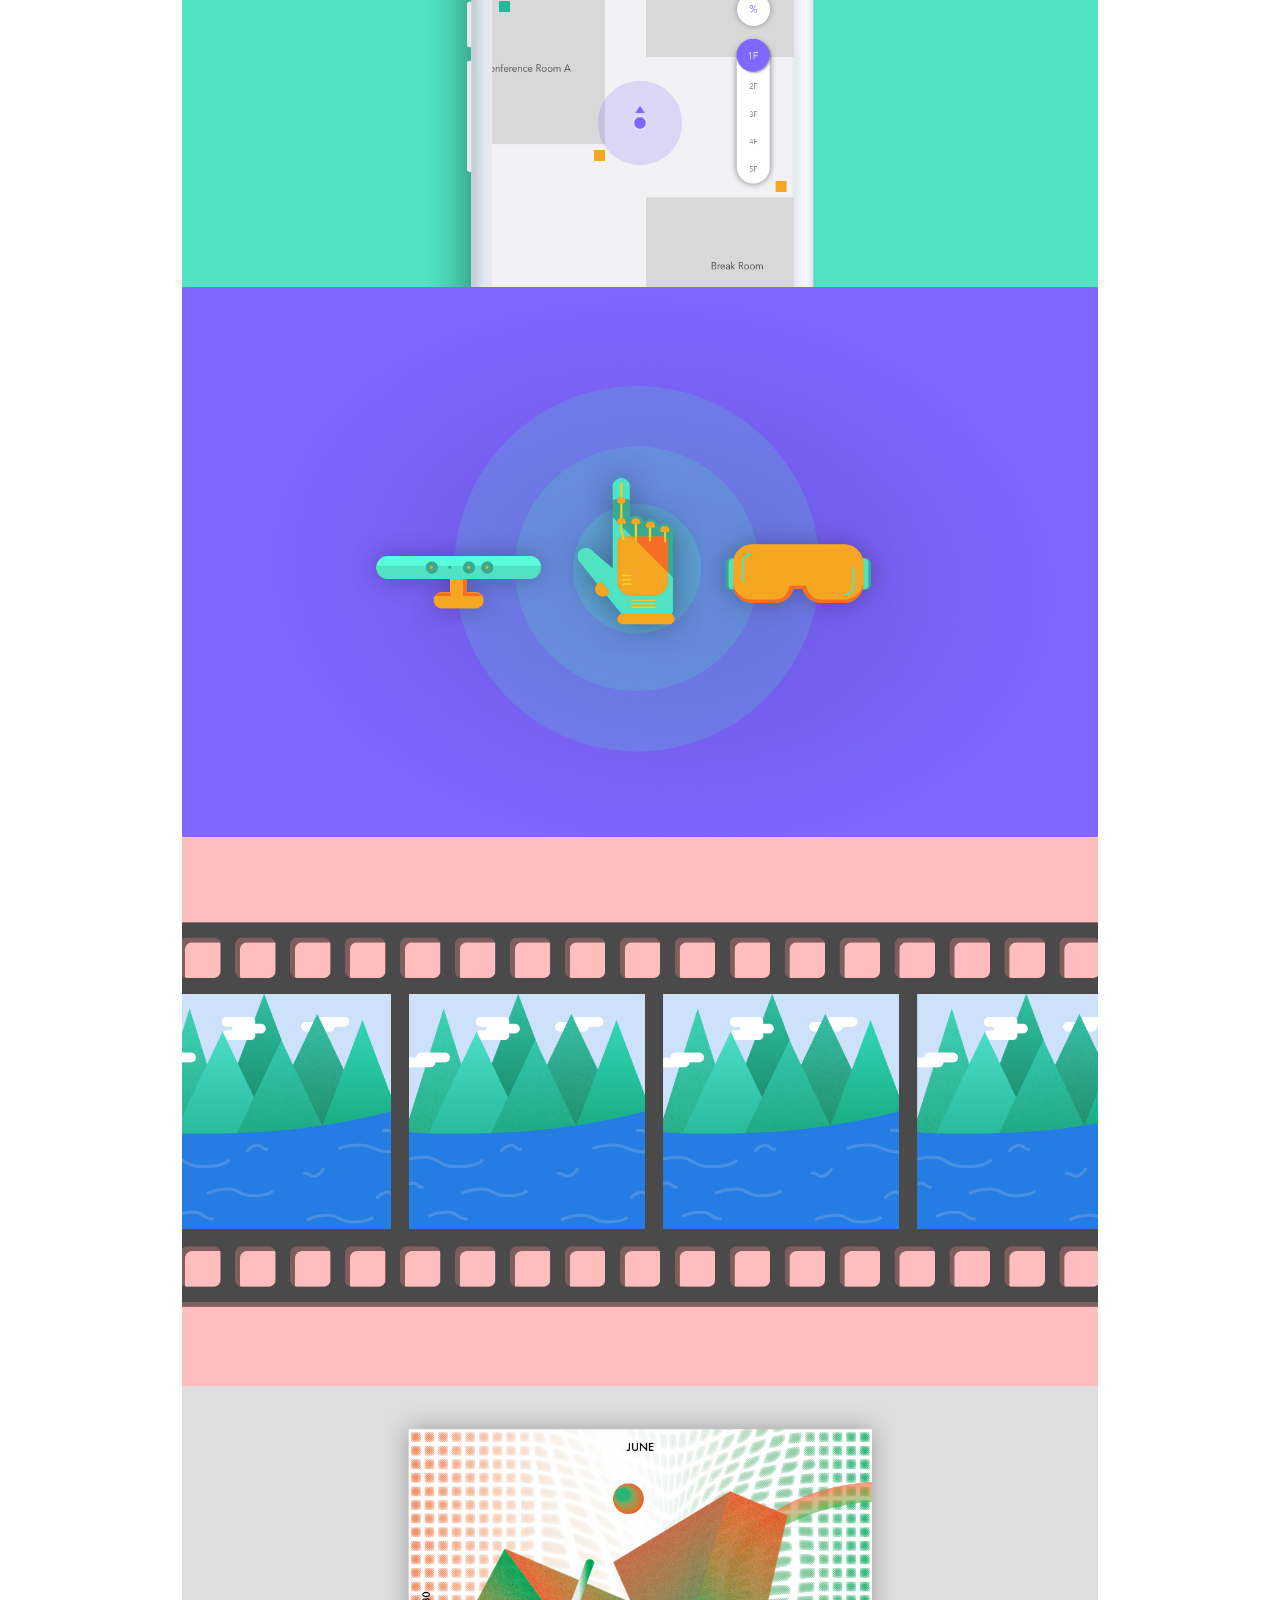
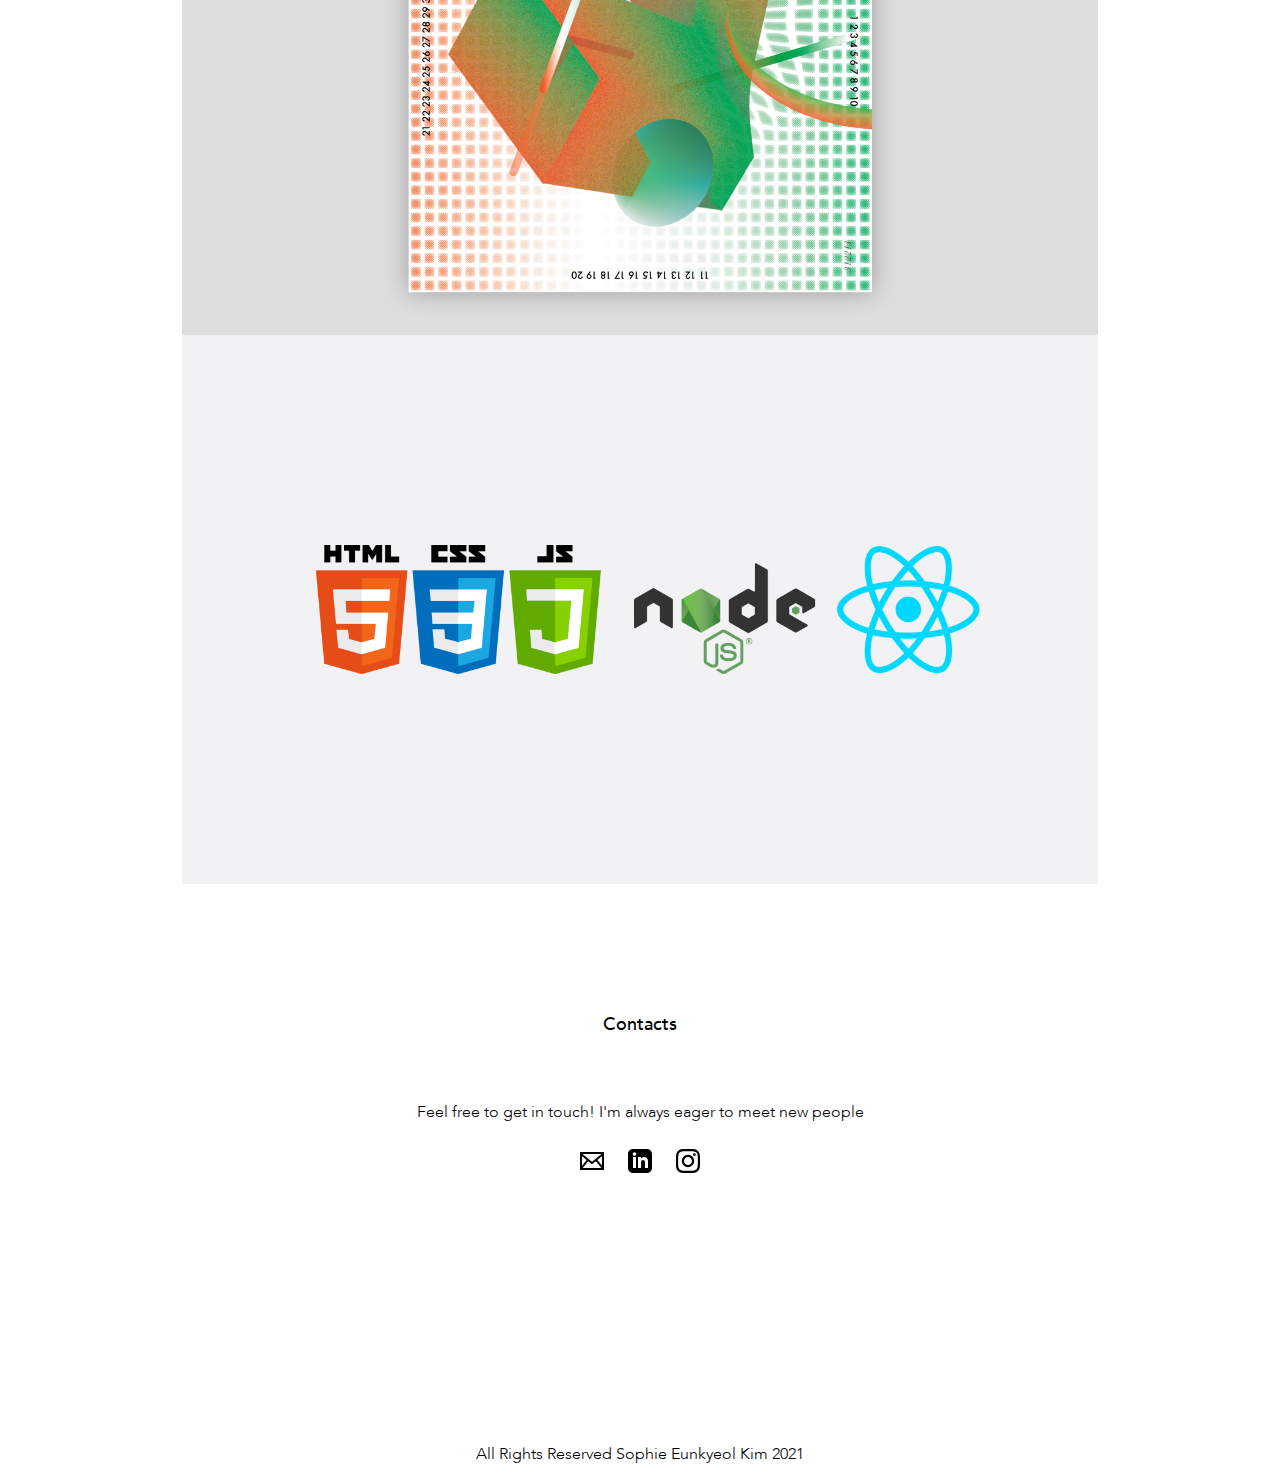
<file: work.html>
<!DOCTYPE HTML>
<html>
<meta content="width=device-width, initial-scale=1" name="viewport" />
<head>
	<!-- Global site tag (gtag.js) - Google Analytics -->
	<script async src="https://www.googletagmanager.com/gtag/js?id=UA-136921158-1"></script>
	<script>
	  window.dataLayer = window.dataLayer || [];
	  function gtag(){dataLayer.push(arguments);}
	  gtag('js', new Date());

	  gtag('config', 'UA-136921158-1');
	</script>
	<link rel="stylesheet" href="layout.css">
	<link rel="shortcut icon" href="images/logo_icon.ico" />
	
	<script src="https://code.jquery.com/jquery-3.3.1.min.js"></script>

	<title>
		Sophie Eunkyeol Kim
	</title>
</head>

<body class="work">
		<!-- <button class="nav-left-button">About</button><h4 class="blue work-title">Sophie Eunkyeol Kim</h4> -->
	<div class="nav-bar">
		<a href="index.html"><img class="nav-left-button logo" src="images/logo.svg"/></a>
		<a href="work.html"><button class="nav-right-button">Work</button></a>
		
	</div>
	<div class="grid-work-content">
			<div class="work-filter">
					<ul>
						<li class="filter-icon-item"><img id="filter-icon" state="gallery" src="images/gallery.svg"/></li>
						<li><a class="filter-item" id="filter-all" style="color:#4727F0;">All</a></li>
						<li><a class="filter-item" id="filter-ux">UX/UI</a></li>
						<li><a class="filter-item" id="filter-dev">Development</a></li>
						<li><a class="filter-item" id="filter-visual">Visual Design</a></li>
						<li><a class="filter-item" id="filter-play">Playground</a></li>
					</ul>
			</div>
		<div class="work-list" id="gallery">
			<div class="work-thumb-text all ux"><div class="work-thumb">
				<a href="sweepa2.html"><img class="work-item" thumb-name="1" src="images/sweepa2-thumb.jpg" /></a>
				</div><div class="centered" thumb-name="1"><h4><span>Sweepa 2.0: Redesigning Sweepa project</span></h4><p><i>UX, UI</i></p></span></div></div>
				<div class="work-thumb-text all ux"><div class="work-thumb">
				<a href="workexample.html"><img class="work-item" thumb-name="2" src="images/workexample-thumb.png" /></a>
				</div><div class="centered" thumb-name="2"><h4><span>Work example at HP inc.</span></h4><p><i>UX, UI</i></p></span></div></div>

				<div class="work-thumb-text all ux"><div class="work-thumb">
				<a href="alice-adventure.html"><img class="work-item" thumb-name="3" src="images/alice-thumb.jpg" /></a>
				</div><div class="centered" thumb-name="3"><h4><span>Alice's Adventure</span></h4><p><i>UX, UI</i></p></span></div></div>

				<div class="work-thumb-text all ux" ><div class="work-thumb">
				<a href="omen.html" ><img class="work-item" thumb-name="4" src="images/omen-thumb.jpg" /></a>
				</div><div class="centered " thumb-name="4"><h4><span>Internship at HP inc.</span></h4><p><i>UX, UI</i></p></div></div>


				<!-- <div class="work-thumb-text all ux" ><div class="work-thumb">
				<img class="work-item" thumb-name="3" src="images/pic-thumb.jpg" />
				</div><div class="centered " thumb-name="3"><h4><span >Picture Yourself</span></h4><p><i>UX, UI</i></p></div></div> -->

				<div class="work-thumb-text all dev ux"  ><div class="work-thumb">
				<a href="bvw.html"><img class="work-item" thumb-name="5" src="images/bvw-thumb.jpg" /></a>
				</div><div class="centered " thumb-name="5"><h4><span >Building Virtual Worlds</span></h4><p><i>Rapid Prototyping</i></p></div></div>

				<div class="work-thumb-text all ux" ><div class="work-thumb">
				<a href="sweepa.html"><img class="work-item" thumb-name="6"  src="images/sweepa-thumb.jpg" /></a>
				</div><div class="centered " thumb-name="6"><h4><span>Sweepa: Indoor Waste Monitoring System</span></h4><p><i>UX Research</i></p></div></div>

				<div class="work-thumb-text all dev" ><div class="work-thumb">
				<a href="vr-haptic.html"><img class="work-item" thumb-name="7"  src="images/vrhaptic-thumb.jpg" /></a>
				</div><div class="centered " thumb-name="7"><h4><span>VR Haptic Feedback</span></h4><p><i>Development</i></p></div></div>

				<div class="work-thumb-text all dev"><div class="work-thumb">
				<a href="fluid.html"><img class="work-item" thumb-name="8"  src="images/fluid-thumb.jpg" /></a>
				</div><div class="centered " thumb-name="8"><h4><span>Creating Fluid Animation from a Single Image</span></h4><p><i>Development</i></p></div></div>

				<div class="work-thumb-text all visual"><div class="work-thumb">
				<a href="calendar.html"><img class="work-item" thumb-name="9"  src="images/calendar-thumb.jpg" /></a>
				</div><div class="centered " thumb-name="9"><h4><span>Look and Say Sequence Calender</span></h4><p><i>Visual Design</i></p></div></div>

				<div class="work-thumb-text all dev play"><div class="work-thumb">
				<a href="webdev.html"><img class="work-item" thumb-name="10"  src="images/webdev-thumb.jpg" /></a>
				</div><div class="centered " thumb-name="10"><h4><span>Practicing Web Development</span></h4><p><i>Development</i></p></div></div>
	

				
		</div>
	</div>
	<div class="contact">
		<h4 class="sub-title"><span>Contacts</span></h4>
		<p>Feel free to get in touch! I'm always eager to meet new people</p>
		<a href="mailto:eunkyeok@alumni.cmu.edu"><img class="contact-icon" src="images/iconmonstr-email-2.svg"/></a>
		<a href="https://www.linkedin.com/in/sophie-eunkyeol-kim/"><img class="contact-icon" src="images/iconmonstr-linkedin-3.svg"/></a>
		<!-- <a href="https://dribbble.com/sophieeekim"><img class="contact-icon" src="images/iconmonstr-dribbble-1.svg"/></a> -->
		<a href="https://www.instagram.com/eungraphic/"><img class="contact-icon" src="images/iconmonstr-instagram-11.svg"/></a>
	</div>

				<div class="work-thumb">
	<div class="footer">
		<p class="center">All Rights Reserved Sophie Eunkyeol Kim 2021</p>
	</div>
</body>
<script type="text/javascript">
	function toggleGallery(event){
		const gallery = document.getElementById('gallery');
		const target= event.target;
		if(target.getAttribute('state') === 'gallery'){
			target.setAttribute('src','images/list.svg');
			target.setAttribute('state','list');
			gallery.classList.add('grid-gallery');
			console.log(target.getAttribute('state'));
		} else if(target.getAttribute('state') === 'list') {
			target.setAttribute('src', 'images/gallery.svg');
			target.setAttribute('state','gallery');
			gallery.classList.remove('grid-gallery');
			console.log(target.getAttribute('state'));
		}
	}

	function hoverThumb(event){
		const target = event.target;
		const caption = document.getElementsByClassName("centered");

		if(target.getAttribute("thumb-name")) {
			for (let element of caption) {
				if(target.getAttribute("thumb-name") === element.getAttribute("thumb-name")){
					element.setAttribute("style","opacity:1;");
					element.classList.add("hoverThumbShadow");
				}
			}
		}
	}

	function leaveThumb(event){
		const target = event.target;
		const caption = document.getElementsByClassName("centered");

		if(target.getAttribute("thumb-name")) {
			for(let element of caption){
				if(target.getAttribute("thumb-name") === element.getAttribute("thumb-name")){
					element.setAttribute("style","opacity:0;");
					element.classList.remove("hoverThumbShadow");
				}
			}
		}
	}

	function toggleFilter(event){
		
		const target = event.target;
		const others = document.getElementsByClassName("filter-item");
		const filter = target.getAttribute("id");
		let selected_filter = "";

		for ( let element of others) {
			element.setAttribute("style", "color: #000;");
		}

		target.setAttribute("style", "color:#4727F0;");

		switch (filter){
			case "filter-all":
				selected_filter = "all";
				break;
			case "filter-ux":
			
				selected_filter = "ux";
				break;
			case "filter-dev":
				selected_filter = "dev";
				break;
			case "filter-visual":
				selected_filter = "visual";
				break;
			case "filter-play":
				selected_filter = "play";
				break;
			default:
				selected_filter ="all";
				break;
		}

		const all_items = document.getElementsByClassName("work-thumb-text");
		const filtered_items = document.getElementsByClassName(selected_filter);
		
		for( let item of all_items) {
			item.setAttribute("style", "display:none;");
		}
		
		for ( let item of filtered_items) {
			item.setAttribute("style", "display:block;");
		}
	}

		const filterIcon = document.getElementById("filter-icon");
		const all = document.getElementById("filter-all");
		const ux = document.getElementById("filter-ux");
		const dev = document.getElementById("filter-dev");
		const visual = document.getElementById("filter-visual");
		const play = document.getElementById("filter-play");
		
		const toggleG = () => {toggleGallery(event);};
		const toggleF = () => {toggleFilter(event);};
		
		filterIcon.addEventListener("click", toggleG);
		all.addEventListener("click", toggleF);
		ux.addEventListener("click", toggleF);
		dev.addEventListener("click", toggleF);
		visual.addEventListener("click", toggleF);
		play.addEventListener("click", toggleF);

		const thumb = document.getElementsByClassName("work-thumb-text");
		for (let each of thumb){
			each.addEventListener("mouseover", function(){ hoverThumb(event)});
			each.addEventListener("mouseout", function(){ leaveThumb(event)});
		}



</script>
<script type="text/javascript" src="scroll.js"></script>
<!-- <script type="text/javascript" src="lock.js"></script> -->
</html>
</file>
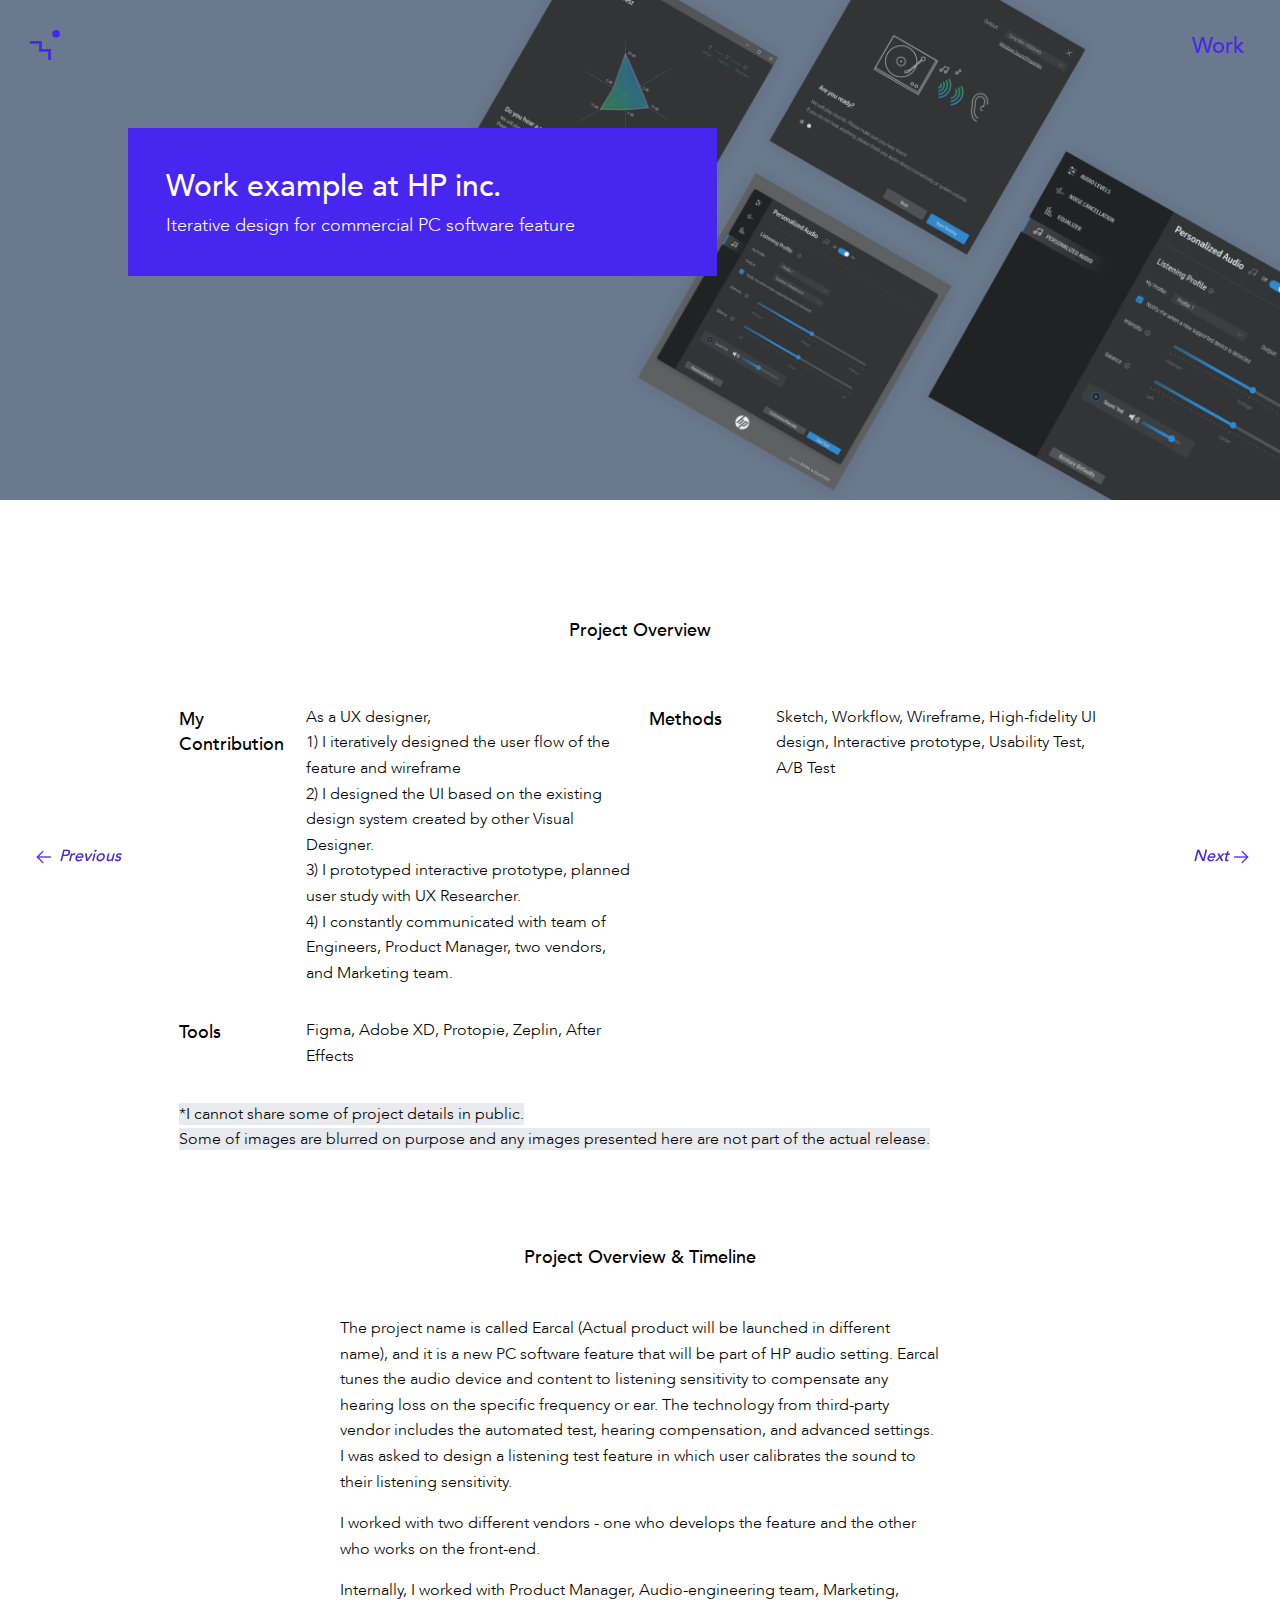
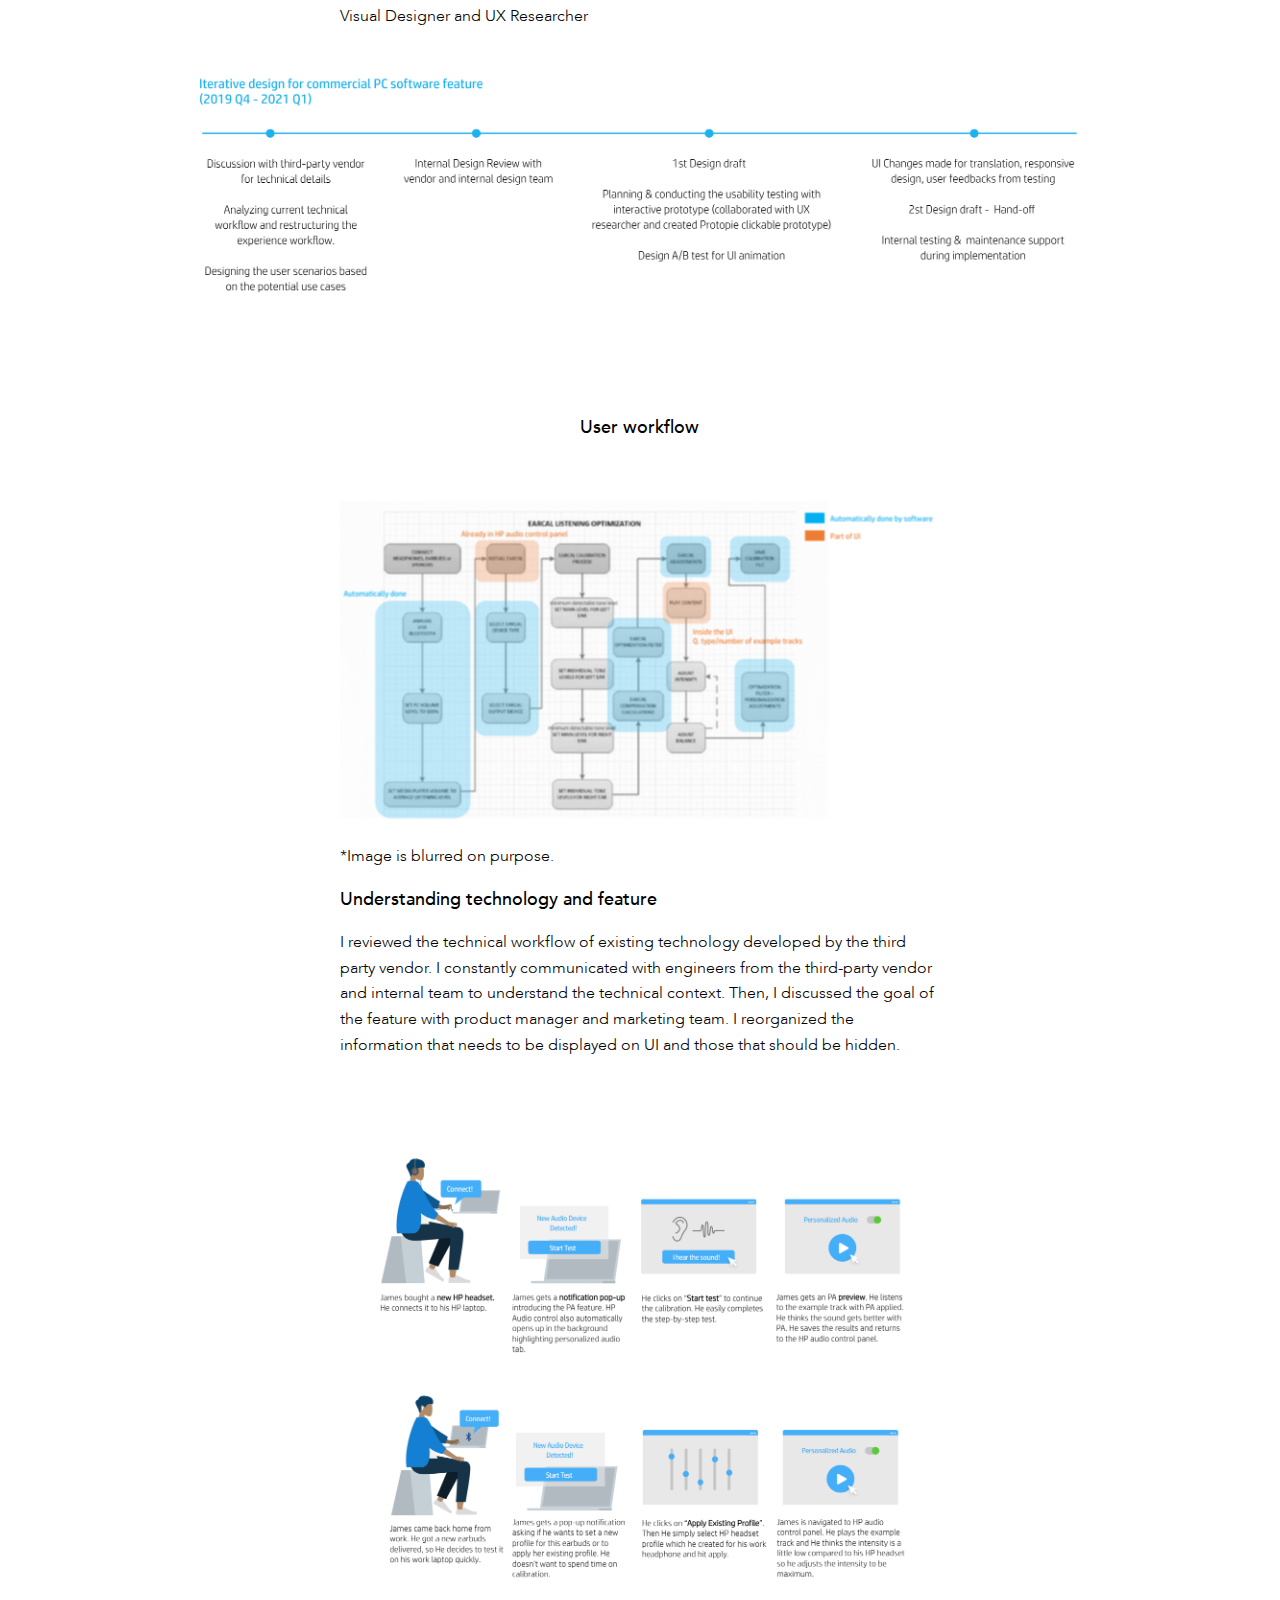
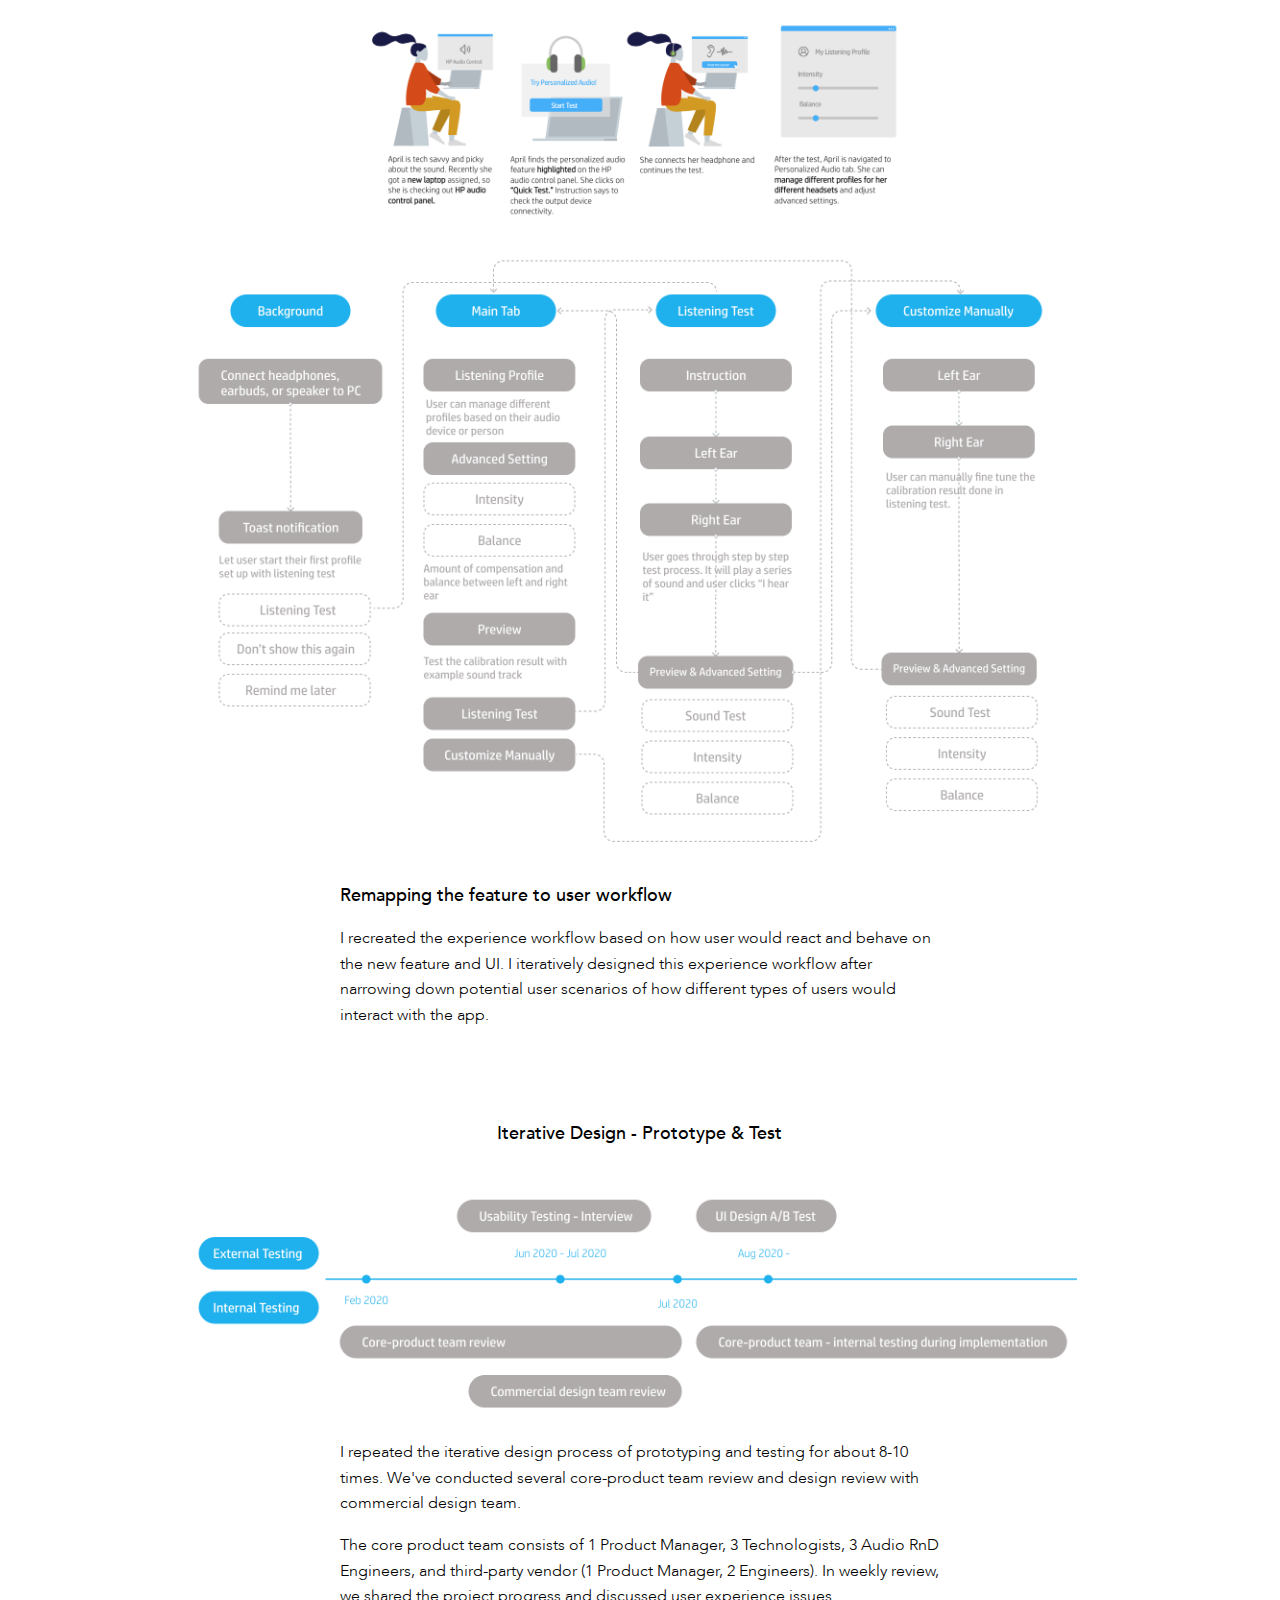
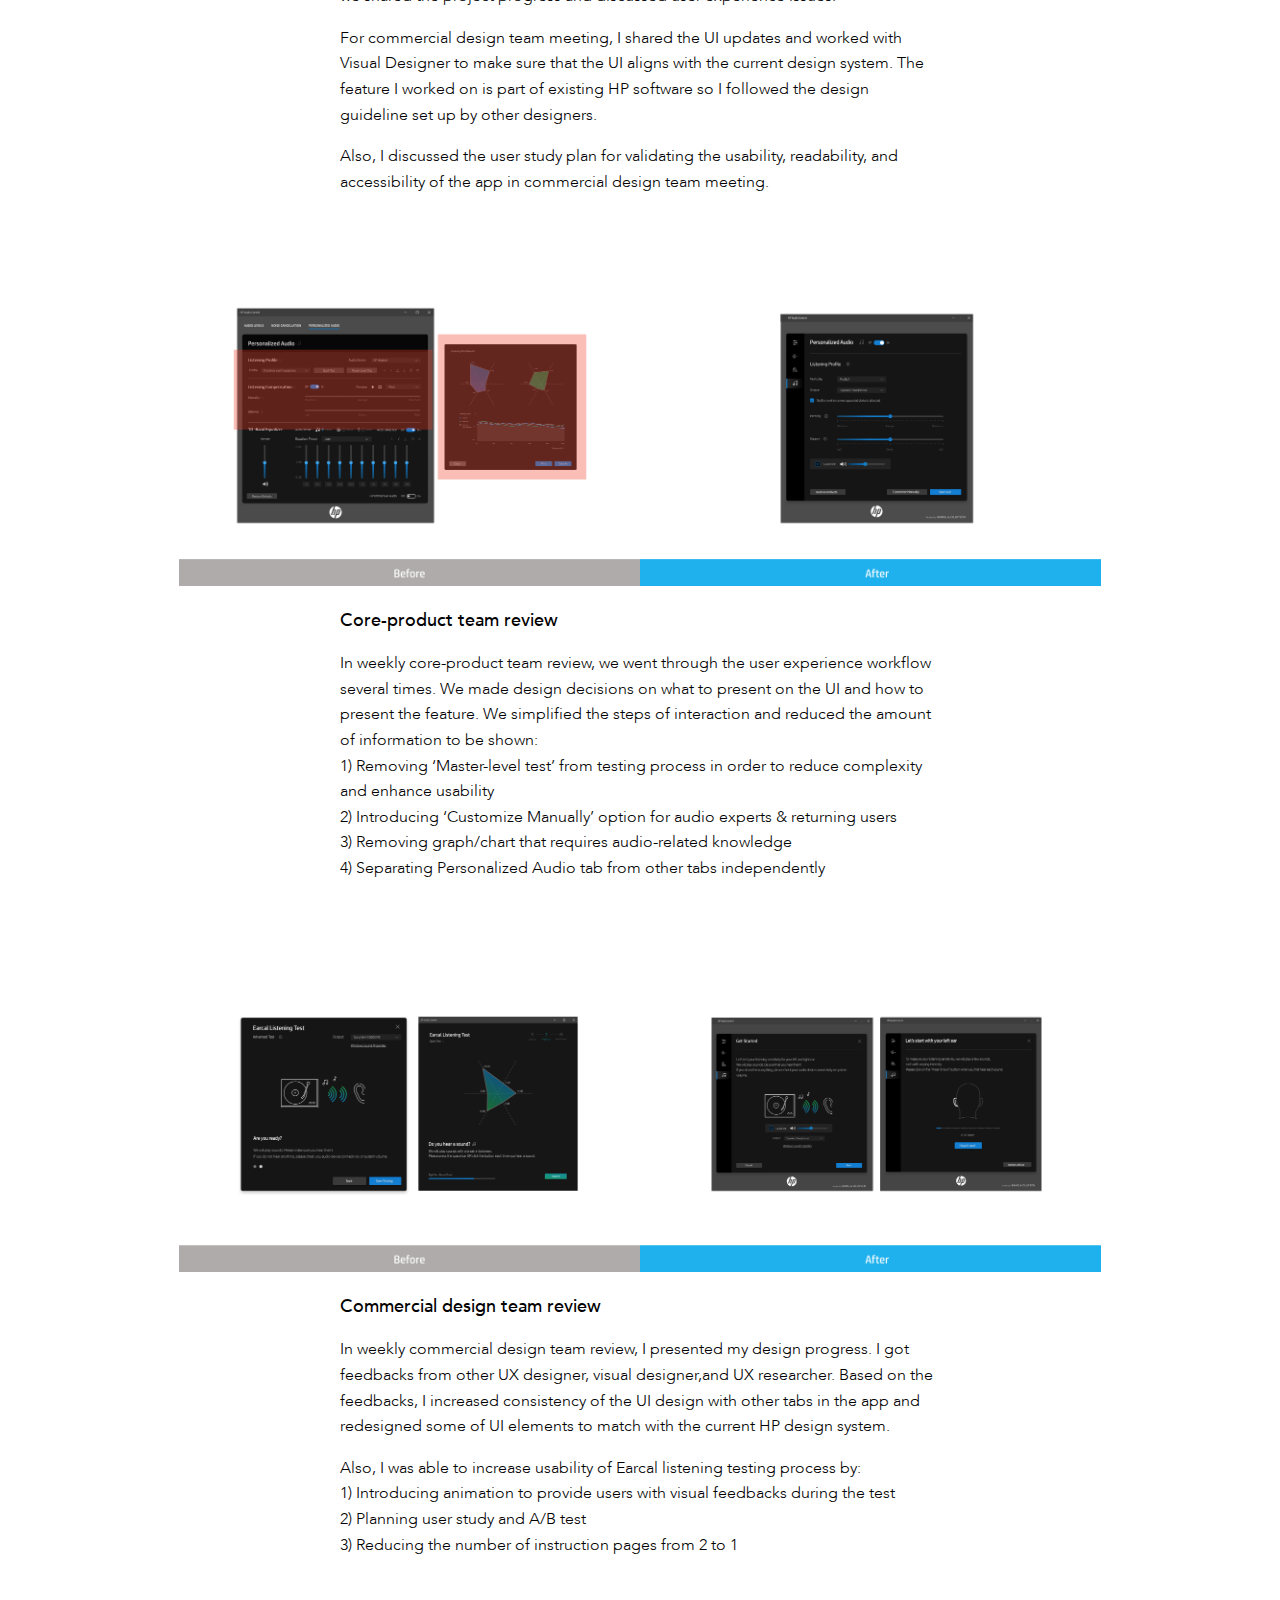
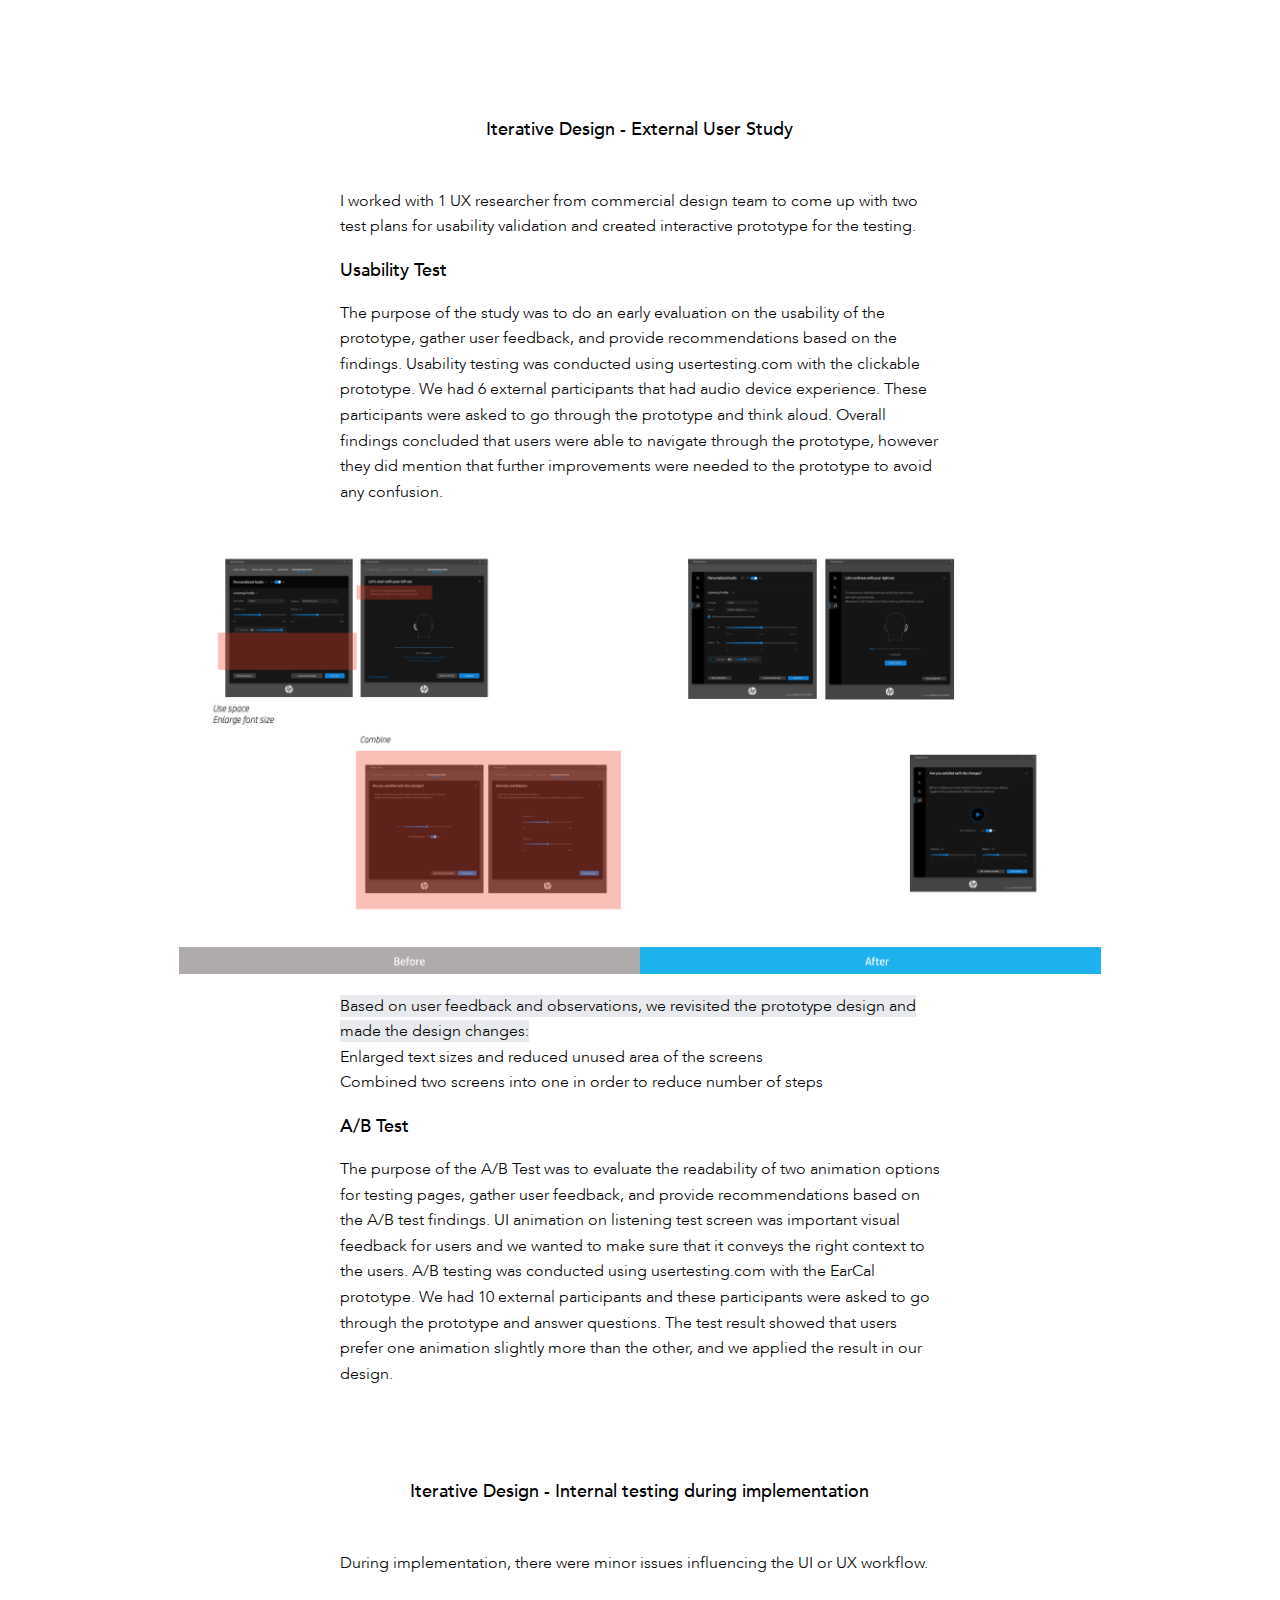
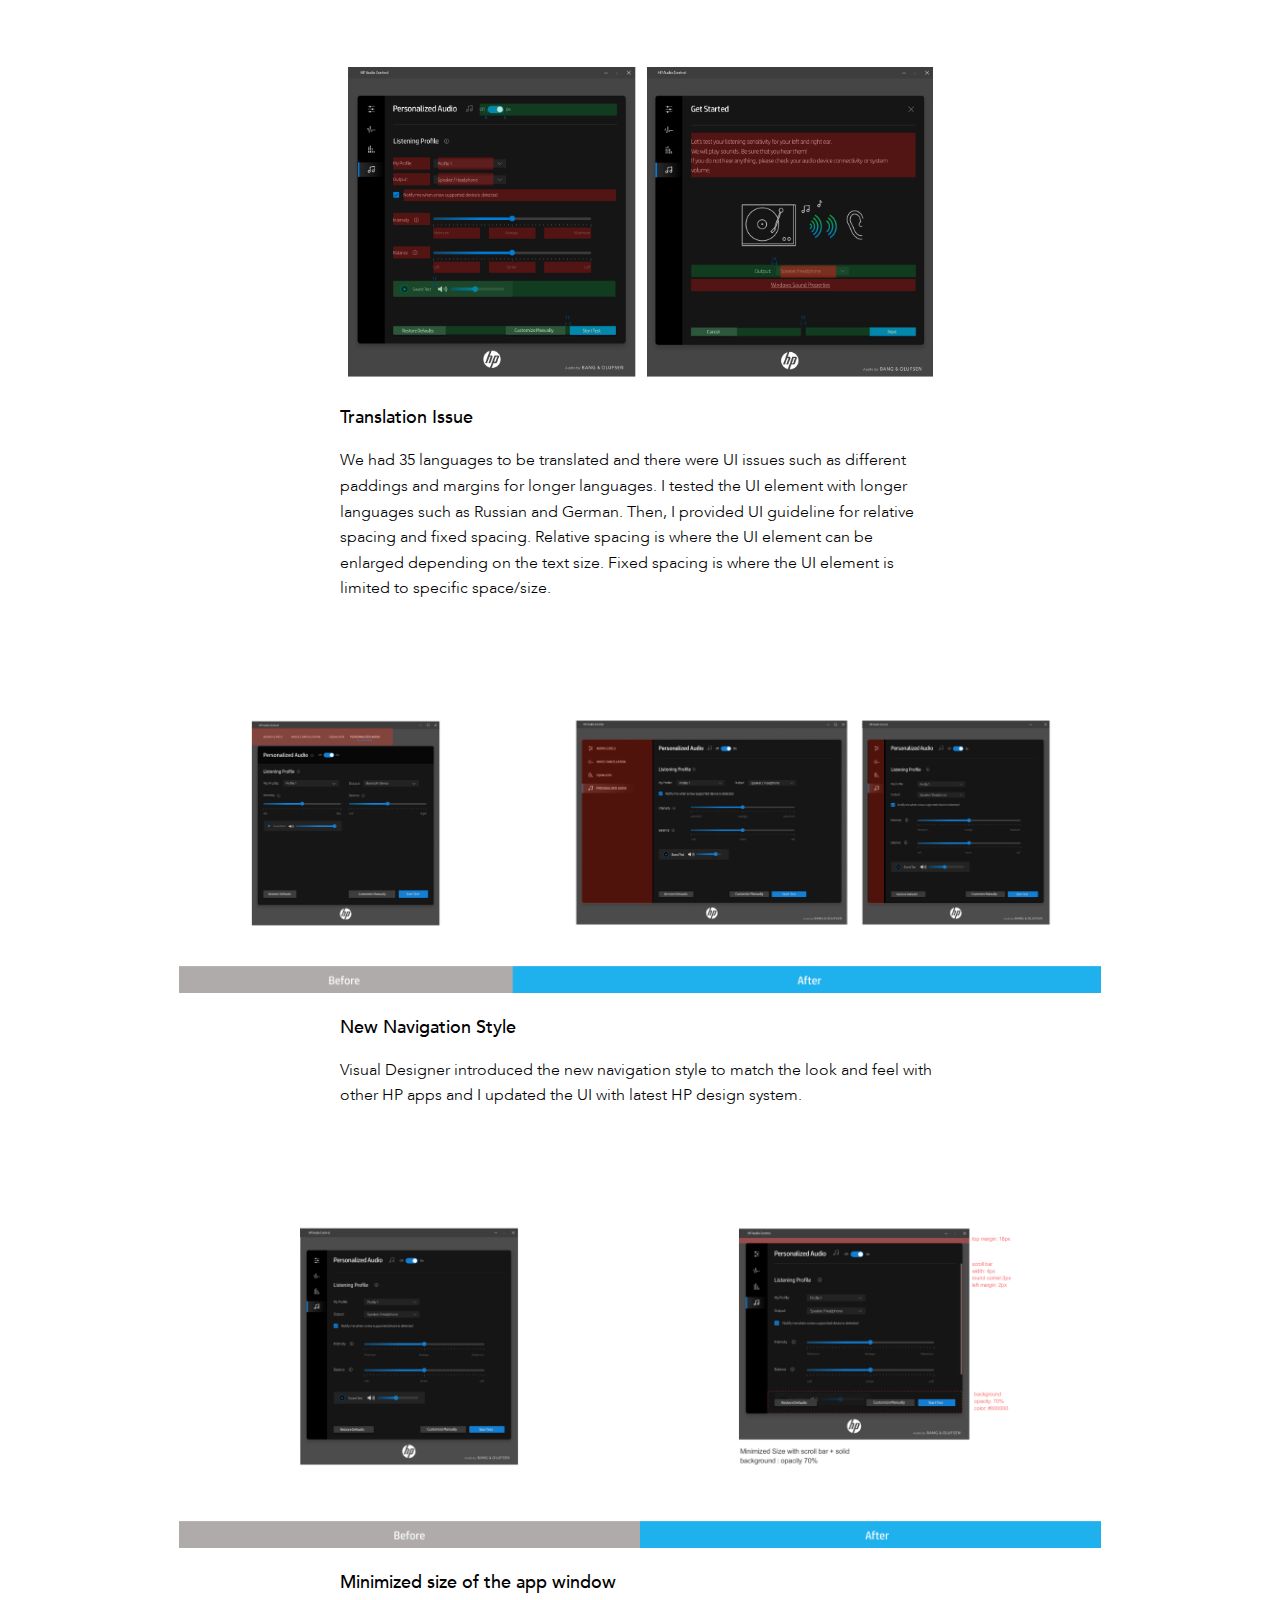
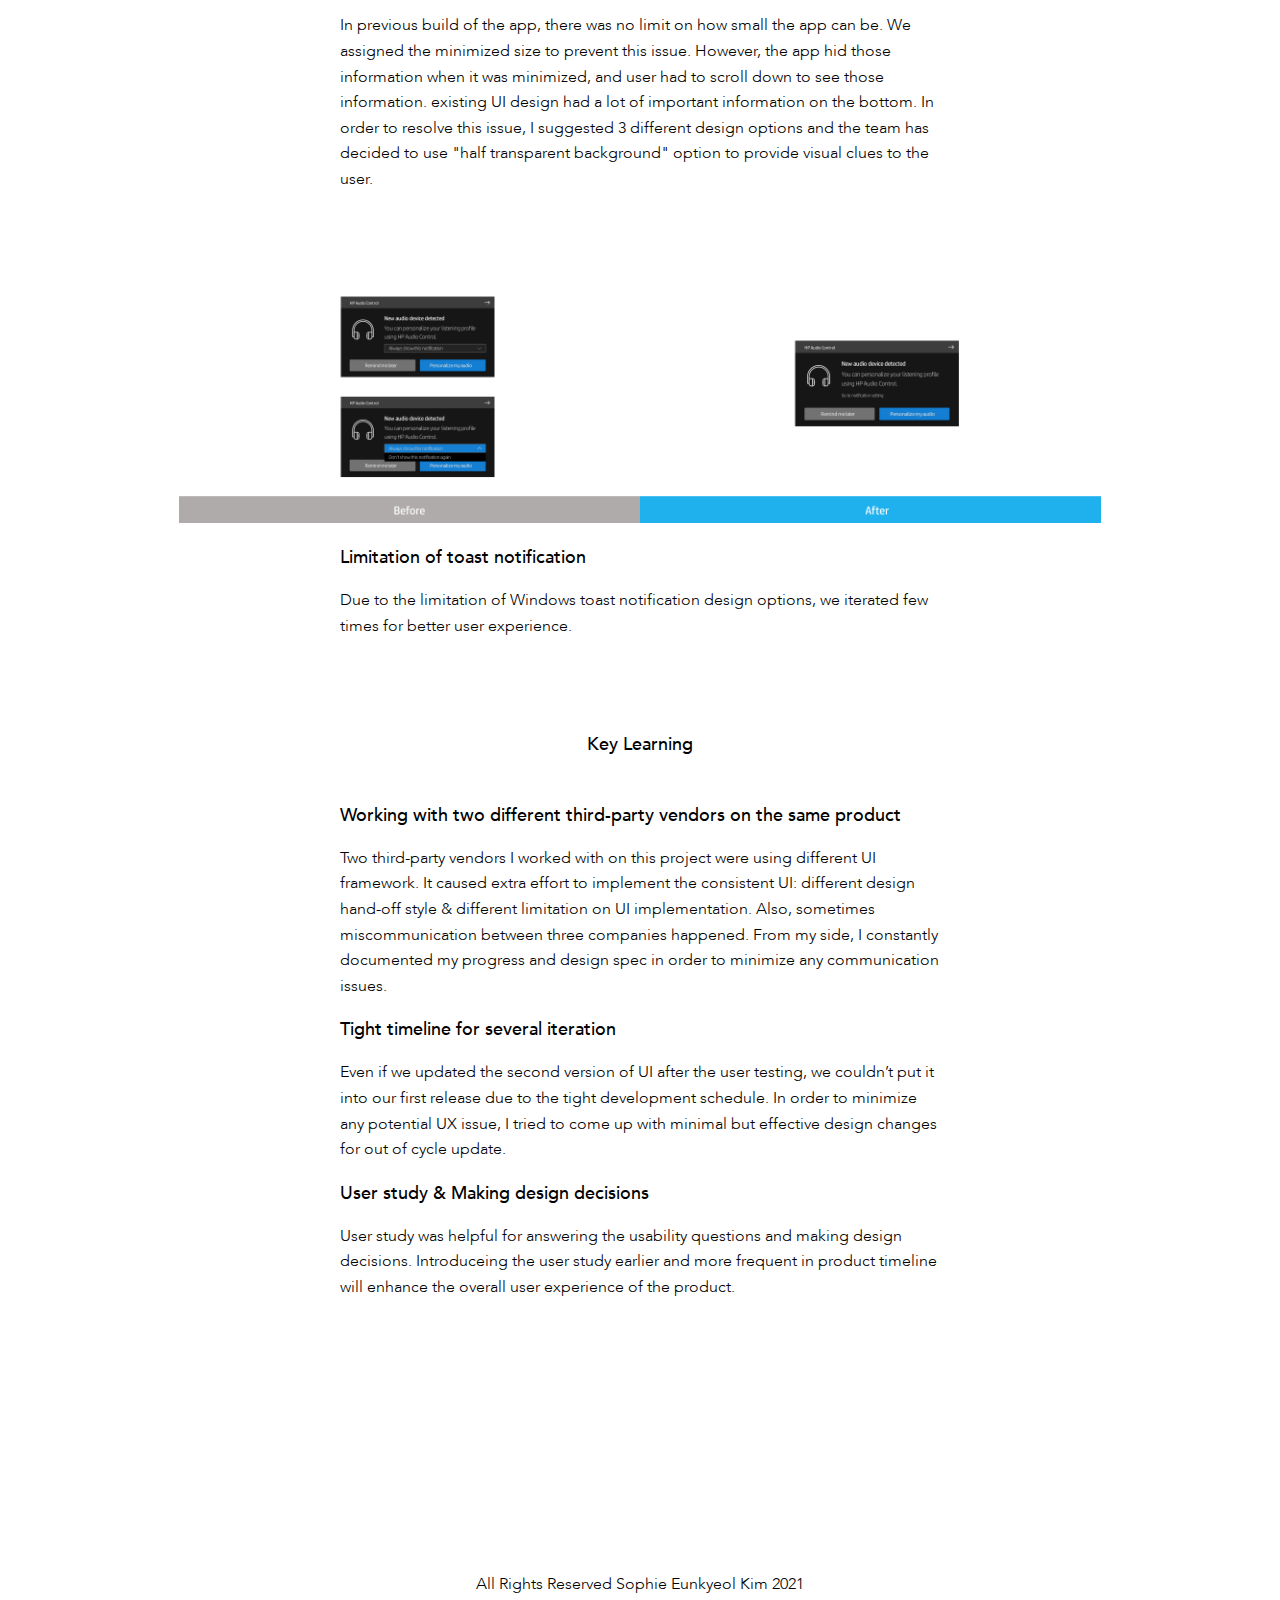
<file: workexample.html>
<!DOCTYPE HTML>
<html>
<meta content="width=device-width, initial-scale=1" name="viewport" />
<head>
	<!-- Global site tag (gtag.js) - Google Analytics -->
	<script async src="https://www.googletagmanager.com/gtag/js?id=UA-136921158-1"></script>
	<script>
	  window.dataLayer = window.dataLayer || [];
	  function gtag(){dataLayer.push(arguments);}
	  gtag('js', new Date());

	  gtag('config', 'UA-136921158-1');
	</script>
	<link rel="stylesheet" href="layout.css">
	<link rel="shortcut icon" href="images/logo_icon.ico" />
	
	<script src="https://code.jquery.com/jquery-3.3.1.min.js"></script>

	<title>
		Sophie Eunkyeol Kim
	</title>
</head>
<body>
	<div class="nav-bar">
	<!-- <img class="logo" src="images/logo.svg"/ "> -->
		<a href="index.html"><img class="nav-left-button logo" src="images/logo.svg"/></a>
		<a href="work.html"><button class="nav-right-button">Work</button></a>
	</div>

	<div class="nav-article-bar">
		<a href="sweepa2.html">
            <button class="nav-left-button">
                <img class="nav-left-arrow" src="images/nav.svg" />
        	<!-- <svg class="nav-left-arrow" xmlns="http://www.w3.org/2000/svg" fill-rule="evenodd" clip-rule="evenodd"><path d="M2.117 12l7.527 6.235-.644.765-9-7.521 9-7.479.645.764-7.529 6.236h21.884v1h-21.883z"/></svg> -->
				Previous</button></a>
		<a href="alice-adventure.html"><button class="nav-right-button">Next
            <img class="nav-right-arrow"src="images/nav_right.svg" />
				<!-- <svg class="nav-right-arrow"  xmlns="http://www.w3.org/2000/svg" fill-rule="evenodd" clip-rule="evenodd"><path d="M21.883 12l-7.527 6.235.644.765 9-7.521-9-7.479-.645.764 7.529 6.236h-21.884v1h21.883z"/></svg> -->
		</button></a>
		
	</div>

	<div class="grid-project">
	<div class="project-title">
		<img class="project-title-img" src="images/workexample-article-thumb.png" /><div class="project-title-text">
		<h2>Work example at HP inc.</h2>
		<h3>Iterative design for commercial PC software feature</h3></div></div>
	<div class="grid-project-text">
		<div class="project-overview">
			<h4 class="sub-title"><span>Project Overview</span></h4>
			<div class="grid-overview">
                <h3>My Contribution</h3>
                <p>As a UX designer,<br>1) I iteratively designed the user flow of the feature and wireframe<br>2) I designed the UI based on the existing design system created by other Visual Designer.<br> 3) I prototyped interactive prototype, planned user study with UX Researcher. <br> 4) I constantly communicated with team of Engineers, Product Manager, two vendors, and Marketing team. </p>
				<h3>Methods</h3>
				<p>Sketch, Workflow, Wireframe, High-fidelity UI design, Interactive prototype, Usability Test, A/B Test </p>
				<h3>Tools</h3>
				<p>Figma, Adobe XD, Protopie, Zeplin, After Effects</p>
				
	

			</div>
		</div>
		<div class="project-content">
            <p><span class="emphasize">*I cannot share some of project details in public. <br> Some of images are blurred on purpose and any images presented here are not part of the actual release. </span> </p>
            <h4 class="sub-title"><span>Project Overview & Timeline</span></h4>
            <div class="content-text">
                <p>The project name is called Earcal (Actual product will be launched in different name), and it is a new PC software feature that will be part of HP audio setting. Earcal tunes the audio device and content to listening sensitivity to compensate any hearing loss on the specific frequency or ear. 
                The technology from third-party vendor includes the automated test, hearing compensation, and advanced settings.
                I was asked to design a listening test feature in which user calibrates the sound to their listening sensitivity.
        
            </p>
            <p>I worked with two different vendors - one who develops the feature and the other who works on the front-end. 
            </p><p>
                Internally, I worked with Product Manager, Audio-engineering team, Marketing, Visual Designer and UX Researcher
                </p>
			</div>
            <img class="single-img" src="images/workexample/timeline.png" />
			
			
            <h4 class="sub-title"><span>User workflow</span></h4>
            
           <div class="content-text"> 
            <img class="single-img" src="images/workexample/flow1.png" />
            <p>*Image is blurred on purpose.</p>
               <h3>Understanding technology and feature</h3>
               <p>I reviewed the technical workflow of existing technology developed by the third party vendor. I constantly communicated with engineers from the third-party vendor and internal team to understand the technical context. 
                Then, I discussed the goal of the feature with product manager and marketing team. I reorganized the information that needs to be displayed on UI and those that should be hidden.
                </p>
                <p><br><br></p>
           </div>
           <img class="single-img" src="images/workexample/story.png" />
           <!-- <img class="single-img" src="images/workexample/story1.png" />
           <img class="single-img" src="images/workexample/story2.png" />
           <img class="single-img" src="images/workexample/story3.png" /> -->
           <img class="single-img" src="images/workexample/flow2.png" />
           <div class="content-text">
            
       
                <h3>Remapping the feature to user workflow</h3>
                <p>I recreated the experience workflow based on how user would react and behave on the new feature and UI.
                    I iteratively designed this experience workflow after narrowing down potential user scenarios of how different types of users would interact with the app.
                    </p>
            </div>
            <h4 class="sub-title"><span>Iterative Design - Prototype & Test</span></h4>
				
            <img class="single-img" src="images/workexample/design1.png" />
			<div class="content-text">
                <p>
                    I repeated the iterative design process of prototyping and testing for about 8-10 times. We've conducted several core-product team review and design review with commercial design team.
                    </p>
                    <p>
                    The core product team consists of 1 Product Manager, 3 Technologists, 3 Audio RnD Engineers, and third-party vendor (1 Product Manager, 2 Engineers). In weekly review, we shared the project progress and discussed user experience issues.
                    </p>
                    <p>
                    For commercial design team meeting, I shared the UI updates and worked with Visual Designer to make sure that the UI aligns with the current design system. The feature I worked on is part of existing HP software so I followed the design guideline set up by other designers.
                    </p>
                    <p>
                    Also, I discussed the user study plan for validating the usability, readability, and accessibility of the app in commercial design team meeting.
                    </p>
                    <p><br><br></p>
             </div>
             <img class="single-img" src="images/workexample/design2.png" />
             <div class="content-text">
                <h3>Core-product team review</h3>
                <p> In weekly core-product team review, we went through the user experience workflow several times. 
                    We made design decisions on what to present on the UI and how to present the feature.
                    We simplified the steps of interaction and reduced the amount of information to be shown:<br>
                    1) Removing ‘Master-level test’ from testing process in order to reduce complexity and enhance usability<br>
                    2) Introducing ‘Customize Manually’ option for audio experts & returning users <br>
                    3) Removing graph/chart that requires audio-related knowledge<br>
                    4) Separating Personalized Audio tab from other tabs independently<br>
                </p><p><br><br></p>
             </div>
             <img class="single-img" src="images/workexample/design3.png" />
             <div class="content-text">
                <h3>Commercial design team review</h3>
                <p>In weekly commercial design team review, I presented my design progress. 
                    I got feedbacks from other UX designer, visual designer,and UX researcher.
                    Based on the feedbacks, I increased consistency of the UI design with other tabs in the app and redesigned some of UI elements to match with the current HP design system.  <br>
                   
                </p>
                <p>
                   Also, I was able to increase usability of Earcal listening testing process by:<br>
                    1) Introducing animation to provide users with visual feedbacks during the test <br>
                    2) Planning user study and A/B test<br>
                    3) Reducing the number of instruction pages from 2 to 1<br>
                    
                </p><p><br><br></p>
             </div>
            <h4 class="sub-title"><span>Iterative Design - External User Study</span></h4>
            <div class="content-text">
                <p>I worked with 1 UX researcher from commercial design team to come up with two test plans for usability validation and created interactive prototype for the testing.

                   </p>
                   <h3>Usability Test</h3>
                   <p> The purpose of the study was to do an early evaluation on the usability of the prototype, gather user feedback, and provide recommendations based on the findings. 
                    Usability testing was conducted using usertesting.com with the clickable prototype. We had 6 external participants that had audio device experience. These participants were asked to go through the prototype and think aloud.
                
                    Overall findings concluded that users were able to navigate through the prototype, however they did mention that further improvements were needed to the prototype to avoid any confusion. 
                   

                   </p>
            </div>
           
            <img class="single-img" src="images/workexample/design4.png">
           
           
            <div class="content-text">
                <p>
                    <span class="emphasize"> Based on user feedback and observations, we revisited the prototype design and made the design changes:</span><br>
                    Enlarged text sizes and reduced unused area of the screens<br>
                    Combined two screens into one in order to reduce number of steps

                </p>
                <h3>A/B Test</h3>
                   <p>The purpose of the A/B Test was to evaluate the readability of two animation options for testing pages, gather user feedback, and provide recommendations based on the A/B test findings. 
                    UI animation on listening test screen was important visual feedback for users and we wanted to make sure
                     that it conveys the right context to the users. A/B testing was conducted using usertesting.com with the EarCal prototype. We had 10 external participants and these participants were asked to go through the prototype and answer questions.
                         The test result showed that users prefer one animation slightly more than the other, and we applied the result in our design.
                    </p>
            </div>
            <h4 class="sub-title">Iterative Design - Internal testing during implementation</h4>
            <div class="content-text">
                <p>During implementation, there were minor issues influencing the UI or UX workflow.

                </p>
                <p><br><br></p>
                <img class="single-img" src="images/workexample/design5.png" />
                <h3>Translation Issue</h3>
                   <p>We had 35 languages to be translated and there were UI issues such as different paddings and margins for longer languages. 
                       I tested the UI element with longer languages such as Russian and German. Then, I provided UI guideline for relative spacing and fixed spacing. Relative spacing is where the UI element can be enlarged depending on the text size. Fixed spacing is where the UI element is limited to specific space/size.</p>
                   <p><br><br></p>
                </div>

            <img class="single-img" src="images/workexample/design7.png" />
            <div class="content-text">
                   <h3>New Navigation Style</h3>
                   <p>Visual Designer introduced the new navigation style to match the look and feel with other HP apps and I updated the UI with latest HP design system.</p>
                   <p><br><br></p>
                </div>
            <img class="single-img" src="images/workexample/design6.png" />
            <div class="content-text">
                   <h3>Minimized size of the app window</h3>
                   <p>In previous build of the app, there was no limit on how small the app can be. We assigned the minimized size to prevent this issue. 
                       However, the app hid those information when it was minimized, and user had to scroll down to see those information. existing UI design had a lot of important information on the bottom. 
                       
                     In order to resolve this issue, I suggested 3 different design options and the team has decided to use "half transparent background" option to provide visual clues to the user.
                </p>
                <p><br><br></p>
            </div>
            <img class="single-img" src="images/workexample/design8.png" />
            <div class="content-text">
                
                <h3>Limitation of toast notification</h3>
                <p>Due to the limitation of Windows toast notification design options, we iterated few times for better user experience.
             </p>
             
             </div>
             <h4 class="sub-title">Key Learning</h4>
             <div class="content-text">
                 <h3>Working with two different third-party vendors on the same product
                </h3>
                <p>Two third-party vendors I worked with on this project were using different UI framework. It caused extra effort to implement the consistent UI: different design hand-off style & different limitation on UI implementation. 
                    Also, sometimes miscommunication between three companies happened. From my side, I constantly documented my progress and design spec in order to minimize any communication issues.
                    </p>
                    <h3>Tight timeline for several iteration
                    </h3>
                    <p>Even if we updated the second version of UI after the user testing, we couldn’t put it into our first release due to the tight development schedule. 
                        In order to minimize any potential UX issue, I tried to come up with minimal but effective design changes for out of cycle update.
                    </p>
                    <h3>User study & Making design decisions
                    </h3>
                    <p>User study was helpful for answering the usability questions and making design decisions.
                       Introduceing the user study earlier and more frequent in product timeline will enhance the overall user experience of the product.  
                        </p>
             </div>
            
        </div>
	</div>
	</div>


	<div class="footer">
		<p class="center">All Rights Reserved Sophie Eunkyeol Kim 2021</p>
	</div>
	<script type="text/javascript" src="scroll.js"></script>
</body>
</html>
</file>
<file: layout.css>
:root {
	--primary-color: #4727F0;
	--primary-color-light: rgb(230, 240, 248);
	--primary-color-dark :#301b9f;
	/* --secondary-color: #ffbc2f; */
	/* --secondary-color-light:  #FFDDDD; */
	--secondary-color: rgba(129, 127, 127, 0.534);
	--span-color: #E8EAED;
	--background-color: #ebebeb;

}

::-moz-selection {
	background-color: var(--primary-color);
	color: #fff;
}

::selection {
	background-color: var(--primary-color);
	color: #fff;
}

@font-face {
	font-family: Avenir;
	src:url(font/Avenir-Medium.ttf);
}

@font-face {
	font-family: AvenirLight;
	src: url(font/Avenir-Light.ttf)
}

.emphasize{ 
	/* color: var(--primary-color); */
	background-color: var(--span-color);
}


.light-blue{
	color: #E6FEF6;
}
.blue {
	color: var(--primary-color);
}
.w {
	color: #ffffff;
}
.b-b{ /*blue */
	background-color: var(--primary-color);
}

.right{
	float:right;
}

.left {
	float:left;
}

.center {
	text-align: center;
}

.centered{ /* work list hover content (work title, tag) */
	background-color: var(--primary-color);
	
	opacity: 0;
	-webkit-transition: .5s;
	-o-transition: .5s;
	transition: .5s;
	position: absolute;
	top:50%;
	left:50%;
	-webkit-transform:translate(-50%,-50%);
	    -ms-transform:translate(-50%,-50%);
	        transform:translate(-50%,-50%);
	z-index: 10;
	pointer-events: none;/*disabling hover */
	padding-left: 8%;
	padding-right: 8%;

}

.hoverThumbShadow {
	animation: thumbShadow 0.8s ease forwards;
}
@keyframes thumbShadow {
	0% {
		box-shadow: 0vw 0vw var(--secondary-color);
		text-shadow: 0vw 0vw var(--primary-color-dark);
	}
	100% {
		box-shadow: 0.5vw 0.5vw var(--secondary-color);
		text-shadow: 0.2vw 0.2vw var(--primary-color-dark);
	}
}
.centered h4{
	text-align: center;
	color:#fff;
	font-size: 1.3em !important;
}

.centered i {
	font-family: AvenirLight;
	color:#fff !important;
}

.sticky {
	position: fixed;
	top:0;

}
.work-thumb-text {
	cursor: pointer;
	position: relative;
	text-align: center;

}

.scrolldown {
	
	opacity: 1;
	position: absolute;
	bottom:30%;
	right:100px;
	z-index: -10;
	-webkit-animation: scrollAnim 1s ease-out infinite;
	        animation: scrollAnim 1s ease-out infinite;

}

@-webkit-keyframes scrollAnim {
	0% {
		-webkit-transform:  translate(0px, 10px);
		        transform:  translate(0px, 10px);
	}
	50% {
		-webkit-transform: translate(0px, -10px);
		        transform: translate(0px, -10px);
	}
	100% {
		-webkit-transform: translate(0px, 10px);
		        transform: translate(0px, 10px);
	}
}

@keyframes scrollAnim {
	0% {
		-webkit-transform:  translate(0px, 10px);
		        transform:  translate(0px, 10px);
	}
	50% {
		-webkit-transform: translate(0px, -10px);
		        transform: translate(0px, -10px);
	}
	100% {
		-webkit-transform: translate(0px, 10px);
		        transform: translate(0px, 10px);
	}
}
.scrolldown img {
	margin:auto;
	display: block;
}
.scrolldown p {
	font-size: 80%;
}
.footer {
	margin-top:20%;
	

}
.footer p {
	font-size:12pt;
}

.background-img {
	width: 100%;
	z-index: -20;
	position: absolute;
	left:0;
	right:0;
}


body {
	top:0;
	left:0;
	right:0;
	margin:0;
}
button {
font-family: Avenir;
 font-weight: normal;
cursor: pointer;
	 text-decoration: none;
  border: none;
  background:none;
}

p {
  /*font-family: Palatino-Roman;*/
  font-family: AvenirLight;
  font-weight: normal;
  font-style: normal;
  font-stretch: normal;
  line-height: normal;
  letter-spacing: normal;
  color: #000000;

}

h2 {
	font-family: Avenir;
  font-weight: normal;
  font-style: normal;
  font-stretch: normal;
  line-height: normal;
  letter-spacing: normal;
  text-align: left;
  color:var(--primary-color);
}
h4 {
	font-family: Avenir;
	font-weight: normal;
	font-style: normal;
  font-stretch: normal;
  line-height: normal;
  letter-spacing: normal;
  text-align: left;
  color: #000000;
}

h3 {
	font-family: Avenir;
	font-weight: normal;
	font-style: normal;
  font-stretch: normal;
  line-height: normal;
  letter-spacing: normal;
  /* opacity: 0.7;
  font-size: 1em; */
  /* padding-top: 5%; */
  color: #000000;
}
i {
	font-family: Avenir;
	font-weight: 700;
	opacity: 0.8;
	color: var(--primary-color);
}

.grid-project i {
	color: #000;
}
ul {
	list-style: none;
	padding-left: 0;
}
li{

	list-style: none;
	/*font-family: Palatino-Roman;*/
	font-family: Avenir;
  font-weight: normal;
  font-style: normal;
  font-stretch: normal;
  line-height: normal;
  letter-spacing: normal;
  color: #000000;
}
#filter-icon {
	width: 35%;
	cursor: pointer;
	display: inline;
	margin-left: auto;
	margin-right: auto;

}
#filter-icon:hover {
	opacity: 0.5;
}


.work-filter li {
	display: inline-block;
	margin: 1%;
	
	
}

.work-filter a {
	display:inline-block;
	text-decoration: none;
	
}
.work-filter a::after {
	content: '';
	display: block;
	top: 50%;
    width: 0;
    height: 2px;
	color: #000;
	border-bottom:0;
	background:var(--secondary-color);
	-webkit-transition: width .3s ease-out, color .3s ease-out;
    -o-transition: width .3s ease-out, color .3s ease-out;
	transition: width .3s ease-out, color .3s ease-out;
    /* 
	-webkit-transform:rotate(-5deg);
	-moz-transform:rotate(-5deg);
	-ms-transform:rotate(-5deg);
	-o-transform:rotate(-5deg);
	transform:rotate(-5deg);
	z-index: -10; */
}

.work-filter a:hover {
	color: var(--primary-color);
}

.work-filter a:hover::after{
	/* border-bottom: 3px solid var(--secondary-color); */
	width:100%;
	
}


.work-filter{
	margin-top:5%;
	margin-bottom: 5%;
	text-align: center;
	cursor: pointer;
}

.sub-title {
	text-align: center;
	
	margin-bottom:5%;
	margin-top:10%;
	margin-left: 5%;
	margin-right: 5%;
	
}
/*.sub-title span {
	position: relative;
	padding:10px;
}
 .sub-title span::after{
	border-bottom: 2px solid var(--primary-color); 
	position: absolute;
 	 content: "";
	left: 0;
	top: 50%;
	right: 0;
	border-top: 3px solid var(--secondary-color);
	opacity: 0.5;
	z-index: -10;
	-webkit-transform:rotate(-5deg);
	-moz-transform:rotate(-5deg);
	-ms-transform:rotate(-5deg);
	-o-transform:rotate(-5deg);
	transform:rotate(-5deg);
}*/
.nav-bar {
	position: fixed;
	top:0;
	left: 0;
	right:0;
	height: 60px;
	/* background-color: #fff; */
	font-family: Avenir;
	font-weight: normal;
	font-style: normal;
	font-stretch: normal;
	line-height: normal;
	letter-spacing: normal;
	text-align: center;
	text-decoration: none;
	border: none;
	background: none;
	width: 100vw;
	z-index: 10;
	animation: topAppear 1s ease-in-out forwards;
}

.nav-article-bar {
	position: fixed;
	bottom: 0;
	left: 0;
	width: 100vw;
	z-index: 10;
	animation: bottomAppear 1s ease-in-out forwards;
	
}
.nav-article-bar button {
	/* font-family: AvenirLight !important; */
	font-style: oblique !important;
	font-size: 1em !important;
}
.topNavDisappear {
	animation: topDisappear 1s ease-in-out forwards;
}

.bottomNavDisappear {
	animation: bottomDisappear 1s ease-in-out forwards;
}

@keyframes topAppear {
	from {
		transform: translate(0,-100%);
	} to {
		transform: translate(0,0);
	}
}

@keyframes topDisappear {
	from {
		transform: translate(0,0);
	} to {
		transform: translate(0,-100%);
	}
}

@keyframes bottomAppear {
	from {
		transform: translate(0,200%);
	} to {
		transform: translate(0,0);
	}
}

@keyframes bottomDisappear {
	from {
		transform: translate(0,0);
	} to {
		transform: translate(0,200%);
	}
}




.logo {
	display: block;
	width:30px;
	margin-left: auto;
	margin-right: auto;
	z-index: 10;
}
.logo:hover {
	-webkit-filter: drop-shadow(3px 3px 0px var(--secondary-color));
	filter: drop-shadow(3px 3px 0px var(--secondary-color));
	-webkit-transition: 0.3s;
	-o-transition: 0.3s;
	transition: 0.3s;
}
.nav-left-arrow, .nav-right-arrow{
	fill: currentColor;
	width:15px;
	height: 24px;
	overflow: visible;
}
.nav-right-arrow {
	padding-right: 10%;
	padding-left: 10%;
}

.nav-left-arrow {
	padding-right: 10%;
	
}

.nav-left-button {
	display: flex;
	color: var(--primary-color);
 	 float:left;
 	 text-align: left;
 	text-shadow: 0px 0px 0px var(--secondary-color);
	-webkit-transition: 0.5s;
	-o-transition: 0.5s;
	transition: 0.5s;
	
}

.nav-right-button{
	display: flex;
	color: var(--primary-color);
  text-align: right;
  float:right;
  text-shadow: 0px 0px 0px var(--secondary-color);
	-webkit-transition: 0.5s;
	-o-transition: 0.5s;
	transition: 0.5s;
}

.nav-bar .nav-left-button:focus,.nav-bar .nav-right-button:focus,.nav-bar .nav-right-button:hover,.nav-bar .nav-left-button:hover {
	outline: 0;
	color: var(--primary-color);
	text-shadow: 3px 3px 0px var(--secondary-color);
	-webkit-transition: 0.5s;
	-o-transition: 0.5s;
	transition: 0.5s;
}

.nav-article-bar .nav-left-button:focus,.nav-article-bar .nav-left-button:hover {
	outline: 0;
	color: var(--primary-color);
	/* text-shadow: 3px 3px 0px var(--secondary-color); */
	transform: translate(-10px, 0);
	-webkit-transition: 0.5s;
	-o-transition: 0.5s;
	transition: 0.5s;
}

.nav-article-bar .nav-right-button:focus,.nav-article-bar .nav-right-button:hover {
	outline: 0;
	color: var(--primary-color);
	/* text-shadow: 3px 3px 0px var(--secondary-color); */
	transform: translate(10px, 0);
	-webkit-transition: 0.5s;
	-o-transition: 0.5s;
	transition: 0.5s;

	
}
.link-button{
	cursor: pointer;
	padding:1.5% 3% 1.5% 3%;
	font-family: Avenir;
  font-weight: normal !important;
  font-style: normal;
  font-stretch: normal;
  line-height: normal;
  letter-spacing: normal;
  text-align: right;
  color:#ffffff;
  border: none;
  text-decoration: none;
  /*border-left: 3px solid var(--primary-color);*/
  border: 1px solid var(--primary-color);

  border-radius: 5px;
  background-color: var(--primary-color);
  -webkit-box-shadow: 0px 0px  var(--primary-color);
          box-shadow: 0px 0px  var(--primary-color);
	-webkit-transition: 0.5s;
	-o-transition: 0.5s;
	transition: 0.5s;
}

.link-button:hover {
	background-color:var(--secondary-color);
	-webkit-box-shadow: 3px 3px  var(--primary-color);
	        box-shadow: 3px 3px  var(--primary-color);
	-webkit-transition: 0.5s;
	-o-transition: 0.5s;
	transition: 0.5s;
}


.link-button:focus {
	outline: none;
}


.contact-icon{
	margin:10px;

}

.contact-icon:hover {
	opacity: 0.5;
}


.grid-about-content {
	display: -ms-grid;
	display: grid;
	margin:2% 2% 0 2%;
	-ms-grid-columns: 1fr 2% 1fr 2% 1fr 2% 1fr 2% 1fr 2% 1fr 2% 1fr 2% 1fr;
	grid-template-columns: 1fr 1fr 1fr 1fr 1fr 1fr 1fr 1fr;
	grid-column-gap: 2%;
	    grid-template-areas:
	". intro intro intro intro . . ."
	". about-1 about-1 about-1 about-1 note note note"
	".  monitor monitor about-2 about-2 about-2 about-2 ."
	". about-3 about-3 about-3 about-3 . . ."
	". . practice-area practice-area . . . ."
	". activity activity activity activity activity activity ."
	". selected-works selected-works selected-works selected-works selected-works selected-works ."
	". more-works more-works more-works more-works more-works more-works ."
	". contact contact contact contact contact contact ."
}

.grid-work-content {
	display: -ms-grid;
	display: grid;
	margin:2% 2% 0 2%;
	-ms-grid-columns: 1fr 2% 1fr 2% 1fr 2% 1fr 2% 1fr 2% 1fr 2% 1fr 2% 1fr;
	grid-template-columns: 1fr 1fr 1fr 1fr 1fr 1fr 1fr 1fr;
	grid-column-gap: 2%;
	    grid-template-areas: 
	". work-filter work-filter work-filter work-filter work-filter work-filter."
	". work-list work-list work-list work-list work-list work-list ."
}


.work-filter{
	-ms-grid-row: 1;
	-ms-grid-column: 3;
	-ms-grid-column-span: 9;
	grid-area: work-filter;
}

.work-list{
	-ms-grid-row: 2;
	-ms-grid-column: 3;
	-ms-grid-column-span: 11;
	grid-area: work-list;
}

.intro{
	-ms-grid-row:1;
	-ms-grid-column:3;
	-ms-grid-column-span:7;
	grid-area:intro;
	
}


.activity {
	-ms-grid-row: 6;
	-ms-grid-column: 3;
	-ms-grid-column-span: 11;
	grid-area: activity;
	
}

.activity-area {
	display: -ms-grid;
	display: grid;
	-ms-grid-columns: 1fr 5fr;
	grid-template-columns: 1fr 5fr;
}

.activity-area p {
	margin: 1vh;

}
.note-anim {
	-ms-grid-row: 2;
	-ms-grid-column: 11;
	-ms-grid-column-span: 5;
	grid-area: note;
margin-top:10%;	
}

.pen {
	-webkit-animation: penMove 5s infinite;
	        animation: penMove 5s infinite; 
}

.pen-parent {
	-webkit-animation: penRotate 0.5s infinite;
	        animation: penRotate 0.5s infinite;
}
.monitor-anim {
	-ms-grid-row: 3;
	-ms-grid-column: 3;
	-ms-grid-column-span: 3;
	grid-area: monitor;
	margin-top:10%;	
	/*text-align: center;*/

}

.monitor, .mouse, .cursor, .note, .pen {

	z-index: -10;
	position: absolute;
}
.mouse {
	-webkit-animation:mouseAnim 3s linear infinite;
	        animation:mouseAnim 3s linear infinite;

}

.cursor {
	-webkit-animation: cursorAnim 3s linear infinite;
	        animation: cursorAnim 3s linear infinite;
}
@-webkit-keyframes penRotate {
	0% {
		-webkit-transform:  rotate(5deg);
		        transform:  rotate(5deg);
	}
	50% {
		-webkit-transform: rotate(-5deg);
		        transform: rotate(-5deg);
	}
	100% {
		-webkit-transform: rotate(5deg);
		        transform: rotate(5deg);
	}
}
@keyframes penRotate {
	0% {
		-webkit-transform:  rotate(5deg);
		        transform:  rotate(5deg);
	}
	50% {
		-webkit-transform: rotate(-5deg);
		        transform: rotate(-5deg);
	}
	100% {
		-webkit-transform: rotate(5deg);
		        transform: rotate(5deg);
	}
}

@-webkit-keyframes penMove {
	0% {
		-webkit-transform: translate(20%, -50%);
		        transform: translate(20%, -50%);

	}
	20% {
		-webkit-transform: translate(-20%, -35%);
		        transform: translate(-20%, -35%);
	}
	40% {
		-webkit-transform: translate(20%, -20%);
		        transform: translate(20%, -20%);
	}
	60% {
		-webkit-transform: translate(-20%, -5%);
		        transform: translate(-20%, -5%);
	}
	70% {
		-webkit-transform: translate(20%, -20%);
		        transform: translate(20%, -20%);
	}
	80% {
		-webkit-transform: translate(-20%, -35%);
		        transform: translate(-20%, -35%);
	}
	
	100% {
		-webkit-transform: translate(20%, -50%);
		        transform: translate(20%, -50%);
	}
}

@keyframes penMove {
	0% {
		-webkit-transform: translate(20%, -50%);
		        transform: translate(20%, -50%);

	}
	20% {
		-webkit-transform: translate(-20%, -35%);
		        transform: translate(-20%, -35%);
	}
	40% {
		-webkit-transform: translate(20%, -20%);
		        transform: translate(20%, -20%);
	}
	60% {
		-webkit-transform: translate(-20%, -5%);
		        transform: translate(-20%, -5%);
	}
	70% {
		-webkit-transform: translate(20%, -20%);
		        transform: translate(20%, -20%);
	}
	80% {
		-webkit-transform: translate(-20%, -35%);
		        transform: translate(-20%, -35%);
	}
	
	100% {
		-webkit-transform: translate(20%, -50%);
		        transform: translate(20%, -50%);
	}
}

@-webkit-keyframes mouseAnim{
	0% {
		-webkit-transform: translate(0px,0px) ;
		        transform: translate(0px,0px) ;
	}
	20% {
		-webkit-transform:  translate(10%,0px) ;
		        transform:  translate(10%,0px) ;
	}
	25% {
		-webkit-transform:  translate(10%,0px) ;
		        transform:  translate(10%,0px) ;
	}
	50% {
		-webkit-transform:  translate(10%,10%) ;
		        transform:  translate(10%,10%) ;
	}
	55% {
		-webkit-transform:  translate(10%,10%) ;
		        transform:  translate(10%,10%) ;
	}
	100% {
		-webkit-transform: translate(0px,0px);
		        transform: translate(0px,0px);

	}
}

@keyframes mouseAnim{
	0% {
		-webkit-transform: translate(0px,0px) ;
		        transform: translate(0px,0px) ;
	}
	20% {
		-webkit-transform:  translate(10%,0px) ;
		        transform:  translate(10%,0px) ;
	}
	25% {
		-webkit-transform:  translate(10%,0px) ;
		        transform:  translate(10%,0px) ;
	}
	50% {
		-webkit-transform:  translate(10%,10%) ;
		        transform:  translate(10%,10%) ;
	}
	55% {
		-webkit-transform:  translate(10%,10%) ;
		        transform:  translate(10%,10%) ;
	}
	100% {
		-webkit-transform: translate(0px,0px);
		        transform: translate(0px,0px);

	}
}
@-webkit-keyframes cursorAnim {
	0% {
		-webkit-transform: translate(-5%, 0px);
		        transform: translate(-5%, 0px);

	}
	20% {
		-webkit-transform: translate(25%, 0px);
		        transform: translate(25%, 0px);
	}
	25% {
		-webkit-transform: translate(25%, 0px);
		        transform: translate(25%, 0px);
	}
	50% {
		-webkit-transform : translate(25%, 20%);
		        transform : translate(25%, 20%);
	}
	55% {
		-webkit-transform : translate(25%, 20%);
		        transform : translate(25%, 20%);
	}
	100% {
		-webkit-transform: translate(-5%, 0px);
		        transform: translate(-5%, 0px);
	}
}
@keyframes cursorAnim {
	0% {
		-webkit-transform: translate(-5%, 0px);
		        transform: translate(-5%, 0px);

	}
	20% {
		-webkit-transform: translate(25%, 0px);
		        transform: translate(25%, 0px);
	}
	25% {
		-webkit-transform: translate(25%, 0px);
		        transform: translate(25%, 0px);
	}
	50% {
		-webkit-transform : translate(25%, 20%);
		        transform : translate(25%, 20%);
	}
	55% {
		-webkit-transform : translate(25%, 20%);
		        transform : translate(25%, 20%);
	}
	100% {
		-webkit-transform: translate(-5%, 0px);
		        transform: translate(-5%, 0px);
	}
}

.fade-in {

  -webkit-animation:fadeIn ease-in 1;
  animation:fadeIn ease-in 1;

  -webkit-animation-fill-mode:forwards;
  animation-fill-mode:forwards;

  -webkit-animation-duration:0.5s;
  animation-duration:0.5s;
}

.fade-out {

  -webkit-animation:fadeOut ease-in 1;
  animation:fadeOut ease-in 1;

  -webkit-animation-fill-mode:forwards;
  animation-fill-mode:forwards;

  -webkit-animation-duration:0.5s;
  animation-duration:0.5s;
}


@-webkit-keyframes fadeIn {
	0% { opacity: 0; }
	100% { opacity: 1; }
}


@keyframes fadeIn {
	0% { opacity: 0; }
	100% { opacity: 1; }
}

@-webkit-keyframes fadeOut {
	0% { opacity: 1; }
	100% { opacity: 0; }
}

@keyframes fadeOut {
	0% { opacity: 1; }
	100% { opacity: 0; }
}

.about-1 { -ms-grid-row:2; -ms-grid-column:3; -ms-grid-column-span:7; /* first about part */
	grid-area:about-1;

	
}

.about-2 {
	-ms-grid-row:3;
	-ms-grid-column:7;
	-ms-grid-column-span:7;
	grid-area:about-2;
}

.about-3 {
	-ms-grid-row:4;
	-ms-grid-column:3;
	-ms-grid-column-span:7;
	grid-area:about-3;
}

.selected-works {
	-ms-grid-row:7;
	-ms-grid-column:3;
	-ms-grid-column-span:11;
	grid-area:selected-works;
}

.practice-area{
	-ms-grid-row:5;
	-ms-grid-column:5;
	-ms-grid-column-span:3;
	grid-area:practice-area;
}
.skill {
	grid-area:skill;
}
.selected-works{
	margin-top:10%;
}
.more-works{
	-ms-grid-row: 8;
	-ms-grid-column: 3;
	-ms-grid-column-span: 11;
	margin-top:10%;
	text-align: center;
	grid-area: more-works;
}
.contact {
	-ms-grid-row:9;
	-ms-grid-column:3;
	-ms-grid-column-span:11;
	margin-top:10%;
	grid-area:contact;
	text-align: center;
}

.contact a {
	cursor: pointer;
}
.grid-selected-works {

	display: -ms-grid;

	display: grid;
	margin-bottom: 4%;
	-ms-grid-columns: 1fr 4% 1fr;
	grid-template-columns: 1fr 1fr;
	-ms-grid-rows: 1fr;
	grid-template-rows: 1fr;
	grid-column-gap: 4%;
	    grid-template-areas: 
	"thumb text"
	
}
.thumb {
	-ms-grid-row: 1;
	-ms-grid-column: 1;
	grid-area: thumb;
	overflow: hidden;
	margin-right:4%;
	height:  100%;
	
}
.work-thumb {
	overflow: hidden;
}


@supports (grid-column-gap: 4%) {
	.grid-selected-works {
		grid-column-gap: 4%;
		
	}
	.thumb {
		margin-left:0;
		margin-right:0;
	}

}


.thumb img{
	width:100%;
	/* min-height:100%; */
	filter: blur(0px);
	transform: scale(1);
	transition: all .5s;
}

.work-thumb img {
	filter: blur(0px);
	transform: scale(1);
	transition: all .5s;
}


.thumb img:hover, .work-thumb img:hover {
	transform: scale(1.2);
	-ms-transform: scale(1.2);
	-moz-transform: scale(1.2);
	-webkit-transform: scale(1.2);
	-o-transform: scale(1.2);
	-webkit-filter:blur(2px);
	        filter:blur(2px);
}


.work-list {
	display: -ms-grid;
	display: grid;
	    grid-template-areas: "a";
	grid-auto-rows: auto;
}

.work-item {
	width:100%;
	margin-bottom: -4px;
}

.text {
	-ms-grid-row: 1;
	-ms-grid-column: 3;
	/*grid-column-start: 2;
	grid-column-end: 3; manually assign grid start and end*/
	grid-area: text;

}


.face img{
	width:50%;
	/*animation:faceAnim 10s linear infinite;*/

}
@-webkit-keyframes faceAnim{
	0% {
		-webkit-transform: translate(0px,0px) rotate(0deg) ;
		        transform: translate(0px,0px) rotate(0deg) ;
	}
	50% {
		-webkit-transform:  translate(60%,0px) rotate(720deg) ;
		        transform:  translate(60%,0px) rotate(720deg) ;
	}
	100% {
		-webkit-transform: translate(0px,0px) rotate(0deg) ;
		        transform: translate(0px,0px) rotate(0deg) ;

	}
}
@keyframes faceAnim{
	0% {
		-webkit-transform: translate(0px,0px) rotate(0deg) ;
		        transform: translate(0px,0px) rotate(0deg) ;
	}
	50% {
		-webkit-transform:  translate(60%,0px) rotate(720deg) ;
		        transform:  translate(60%,0px) rotate(720deg) ;
	}
	100% {
		-webkit-transform: translate(0px,0px) rotate(0deg) ;
		        transform: translate(0px,0px) rotate(0deg) ;

	}
}

.work-title{
	text-align: center;
}


/* work project individual page */
.video {
	position: relative;
    overflow: hidden;
    padding-top: 56.25%;
	
}

.video iframe{
    position: absolute;
    top: 0;
    left: 0;
    width: 100%;
    height: 100%;
    border: 0;

}

.video-content {
	margin:5vw;
}

.grid-gallery {
	display: -ms-grid;
	display: grid;
	-ms-grid-columns: 1fr 1fr;
	grid-template-columns: 1fr 1fr;
	    grid-template-areas: 
	"a a"
}

.grid-gallery img{
	width: 100%;
}
.grid-two {
	display: -ms-grid;
	display: grid;
	-ms-grid-columns: 1fr 2% 1fr;
	grid-template-columns: 1fr 1fr;
	grid-column-gap: 2%;
	    grid-template-areas: 
	"a a"
}
.grid-two img {
	width: 100%;
}

.grid-two-icon {
	display: block;
	margin: auto !important;
	width: 30% !important;
}
.grid-three {
	display: -ms-grid;
	display: grid;
	-ms-grid-columns: 1fr 2% 1fr 2% 1fr;
	grid-template-columns: 1fr 1fr 1fr;
	grid-column-gap: 2%;
	    grid-template-areas: 
	"a a a"
}

.grid-three img {
	width: 100%;
}

.grid-three-icon {
	display: block;
	margin: auto !important;
	width: 30% !important;
}

.grid-three-img {
	display: block;
	margin: auto !important;
	width: 80% !important;
}
.grid-four {
	display: -ms-grid;
	display: grid;
	-ms-grid-columns: 1fr 2% 1fr 2% 1fr 2% 1fr;
	grid-template-columns: 1fr 1fr 1fr 1fr;
	grid-column-gap: 2%;
	    grid-template-areas: 
	"a a a a"
}

.grid-four img {
	width: 100%;
}

.grid-four-icon {
	display: block;
	margin: auto !important;
	width: 80% !important;
}
.grid-project {
	margin:0;
	display: -ms-grid;
	display: grid;
	grid-auto-rows: auto;
	    grid-template-areas: 
	"project-title"
	"grid-project-text"
}
.grid-project p {
	line-height: 1.6;
}

.project-title{
	-ms-grid-row: 1;
	-ms-grid-column: 1;
	grid-area: project-title;
	overflow: hidden;
	position: relative;
	z-index: -10 !important;
	
}

.project-title img {
	width:100%;
	opacity: 0.9;
	
}
.project-title-img {
	/* -webkit-clip-path : polygon(100% 10%, 100% 80%, 0% 80%, 0% 50%);
	clip-path: polygon(100% 10%, 100% 80%, 0% 80%, 0% 50%); */
}
.project-title h2{
	color:#000;

}


.project-title-text {
	position: absolute;
	/* top:25vw;
	left:50vw;  */
	top:10vw;
	left:10vw;
	width:40vw;
	/* -webkit-transform:translate(-50%,-50%);
	    -ms-transform:translate(-50%,-50%);
			transform:translate(-50%,-50%); */
	z-index: 5;
	text-align: left;
	background-color: var(--primary-color);
	animation:projectTitleAnim 0.5s ease forwards;
	padding: 3vw;

}

@keyframes projectTitleAnim {
	0% {
		box-shadow:0vw 0vw var(--secondary-color);
	}
	100% {
		box-shadow:1vw 1vw var(--secondary-color);
	}
}

.project-title-text h2{
	margin:0;
	padding-bottom:1%;
	color:#fff;
	animation: projectTitleTextAnim 0.5s ease forwards;
}

@keyframes projectTitleTextAnim {
	0% {
		text-shadow:0vw 0vw var(--primary-color-dark);
	}
	100% {
		text-shadow:0.2vw 0.2vw var(--primary-color-dark);
	}
}

.project-title-text h3{
	font-family: AvenirLight !important;
	margin: 0;
	color:#fff;
}
.grid-project-text{
	-ms-grid-row: 2;
	-ms-grid-column: 1;
	grid-area: grid-project-text;

	margin:2% 2% 0 2%;
	display: -ms-grid;
	display: grid;
	-ms-grid-columns: 1fr 1fr 1fr 1fr 1fr 1fr 1fr 1fr;
	grid-template-columns: 1fr 1fr 1fr 1fr 1fr 1fr 1fr 1fr;
	    grid-template-areas: 
	". project-overview project-overview project-overview project-overview project-overview project-overview ."
	". project-content project-content project-content project-content project-content project-content ."
}

.project-overview{
	-ms-grid-row: 1;
	-ms-grid-column: 2;
	-ms-grid-column-span: 6;
	grid-area: project-overview;
	
}

.single-img {
	width: 100%;
	
}
.zoom {
	cursor: pointer;
}


.arrow-left, .arrow-right {
	top:43%;
	position: absolute;
	border: solid #dfdedf !important;
  border-width: 0 0.5vmin 0.5vmin 0 !important;
  display: inline-block;
  background: transparent !important;
  padding: 1vmin;
  -webkit-transition: all 200ms ease;
  -o-transition: all 200ms ease;
  transition: all 200ms ease;
  	text-decoration: none;
}
.arrow-left:focus, .arrow-right:focus{
	outline: none;

}
.arrow-left:before, .arrow-right:before {
	content: '';
	position: absolute;
	top: 50%;
	left: 50%;
	-webkit-transform: translate(-40%,-60%) rotate(45deg);
	    -ms-transform: translate(-40%,-60%) rotate(45deg);
	        transform: translate(-40%,-60%) rotate(45deg);
	width: 200%;
	height: 200%;
}
.arrow-left:hover, .arrow-right:hover {
	background: transparent;
	border-color: var(--primary-color) !important;
	-webkit-box-shadow: 0.5vmin 0.5vmin 0 #dfdedf;
	        box-shadow: 0.5vmin 0.5vmin 0 #dfdedf;
}

.arrow-left {
	left: -3%;
	-webkit-transform: translate3d(0,-50%,0) rotate(135deg);
	        transform: translate3d(0,-50%,0) rotate(135deg);

}
.arrow-right {
	right: -3%;
	-webkit-transform: translate3d(0,-50%,0) rotate(-45deg);
	        transform: translate3d(0,-50%,0) rotate(-45deg);
}

.slide-window{
	width: 100%;
	/*background-color: #dfdedf;*/
	margin-top:3%;
	margin-bottom: 3%;
	position: relative;
}
.slide-view{
	/*background-color: #dfdddf;*/
	overflow: hidden;

	
}

.slide-images{
	width: 100%;
	display: none;
}

.slide-selected {
	display: block;
}
.slide-dots{
	margin-top:5%;
	text-align: center;
}

.dot {
	cursor: pointer;
  margin: 1%;
  height: 8px;
  width: 8px;
  background-color: #ccc;
  border-radius: 50%;
  display: inline-block;
}

.dot-selected {
	background-color: #666 !important;
}


#modal {
	background-color: #dfdedf;
	top:0;
	left: 0;
	width: 100%;
	height: 100%;
	position: fixed;
	z-index: 1000;
	display: none;
	opacity: 0.5;
}


.modal-images{
	position: absolute;
	left: 0;
	right: 0;
	top: 0;
	bottom: 0;
	margin: auto;
	max-height: 100%;
	max-width: 100%;
	display: none;
	cursor: pointer;

}
.modal-left-button {
	padding: 3%;
	font-size: 2em !important;
	font-family: Avenir;
  	font-weight: 800;
  	font-style: normal;
  	font-stretch: normal;
  	line-height: normal;
  	letter-spacing: normal;
 	text-align: left;
 	color: var(--primary-color);
  	text-decoration: none;
 	border: none;
  	background: none;
  	float:left;
 	text-shadow: 0px 0px 0px var(--secondary-color);
	-webkit-transition: 0.5s;
	-o-transition: 0.5s;
	transition: 0.5s;
	position: absolute;
	z-index: 10;
	top:0;
	bottom: 0;
	left: 0;

}

.modal-right-button {
	padding: 3%;
	font-size: 2em !important;
	font-family: Avenir;
  	font-weight: 800;
  	font-style: normal;
  	font-stretch: normal;
  	line-height: normal;
  	letter-spacing: normal;
 	text-align: right;
 	color: var(--primary-color);
  	text-decoration: none;
 	border: none;
  	background: none;
  	float:right;
 	text-shadow: 0px 0px 0px var(--secondary-color);
	-webkit-transition: 0.5s;
	-o-transition: 0.5s;
	transition: 0.5s;
	position: absolute;
	z-index: 10;
	top:0;
	bottom: 0;
	right: 0;
}

.modal-left-button:focus, .modal-right-button:focus {
	outline: 0;
	color: var(--primary-color);
	text-shadow: 3px 3px 0px var(--secondary-color);
	-webkit-transition: 0.5s;
	-o-transition: 0.5s;
	transition: 0.5s;
}



.modal-left-button:hover, .modal-right-button:hover {
	color: var(--primary-color);
	text-shadow: 3px 3px 0px var(--secondary-color);
	-webkit-transition: 0.5s;
	-o-transition: 0.5s;
	transition: 0.5s;
}

.caption {
	text-align: center;
	font-style: italic;
	font-size: 50% !important;

}
.box-shadow {
	-webkit-box-shadow: 0px 0px 15px #D0D0D0;
	        box-shadow: 0px 0px 15px #D0D0D0;
	margin: 15px;
}

.cell {
	background-color:var(--primary-color-light);
	padding:5%;
	text-align: center;
	border-radius: 10px;
}

.cell img{
	width: 100%;
}
/*
.grid-overview p{
	font-size: 11pt;
}*/
.project-content {
	-ms-grid-row:2;
	-ms-grid-column:2;
	-ms-grid-column-span:6;
	grid-area:project-content;


}
.project-content a{
	text-decoration: none;
	color: #000;
	border-bottom: 3px solid #D0D0D0;
}
.project-content a:hover {
	background-color: #D0D0D0;
}
.content-text { /* main text area */
	width:550px;
	margin: auto;
}

.content-text img {
	width: 100%;

}
/* Extra small devices (phones, 600px and down) */
@media only screen and (max-width: 600px) {
	.index {
		/*background-image: url("images/bg_mobile2.png");*/
	}
	.face img{
		margin:auto !important;
		left: 0;
		right: 0;
		display: block;

	}
	.intro h2, .intro h4, .intro p, .about-1 h4, .about-1 p, .about-2 h4, .about-2 p{
		text-align: center;
	}
	.intro button {
		margin: auto !important;
		left:0;
		right: 0;
		display: block;
		text-decoration: none;
	}
	.scrolldown {
		margin: auto !important;
		left:0;
		right: 0;
		bottom: 10% !important;

	}
	.scrolldown p {
		text-align: center;
		font-size: 70%;
	}
	.scrolldown img {
		width: 7%;
	}

	.link-button{
		font-size: 14px;
	}
	p, ul{
		font-size: 16px;
	}
	h2 {
		font-size: 16px;
	}
	h3 {
		font-size: 16px;
	}
	h4 {
		font-size: 16px;
	}
	.nav-left-button, .nav-right-button{
		font-size: 18px;
		margin:10px;
	}
	.logo {
		margin-top: 12px;
		width:20px;
	}
	.grid-about-content {

		    grid-template-areas: 
		"intro intro intro intro intro intro intro intro"
		"note note note note note note note note"
		"about-1 about-1 about-1 about-1 about-1 about-1 about-1 about-1"
		"monitor monitor monitor monitor monitor monitor monitor monitor"
		"about-2 about-2 about-2 about-2 about-2 about-2 about-2 about-2"
		"about-3 about-3 about-3 about-3 about-3 about-3 about-3 about-3"
		"practice-area practice-area practice-area practice-area practice-area practice-area practice-area practice-area"
		"skill skill skill skill skill skill skill skill"
		"activity activity activity activity activity activity activity activity"
		"selected-works selected-works selected-works selected-works selected-works selected-works selected-works selected-works"
		"more-works more-works more-works more-works more-works more-works more-works more-works"
		"contact contact contact contact contact contact contact contact"
	}
	.grid-work-content {
		    grid-template-areas: 
		"work-filter work-filter work-filter work-filter work-filter work-filter work-filter work-filter"
		"work-list work-list work-list work-list work-list work-list work-list work-list "
	}
	.grid-selected-works {
		    grid-template-areas: 
		"thumb thumb"
		"text text"
	}

	.grid-overview{
		display: -ms-grid;
		display: grid;
		-ms-grid-columns: auto;
		grid-template-columns: auto;
		    grid-template-areas: 
			"a"
	}
	.nav-bar{
		height: 35px;
	}
	.project-title{
		/* margin-top: 50px; */
		height: 200px;
		
		top:5vw;
	}
	
	.project-title-text {
		width:75vw;
		margin: auto;
		
	}
	.work-list {
		    grid-template-areas: "a";
		
	}

	.intro {
		margin-top:15%;

	}
	.thumb {
		margin-right: 0;
	}
	.content-text { /* main text area */
	/* width:280px; */
	width: 100%;
	margin: auto;
	}

	.grid-four {
	/*margin-bottom: 50%;*/
	-ms-grid-columns: auto;
	grid-template-columns: auto;
	/* grid-row-gap: 1%; */
	    grid-template-areas: 
	"a"
	}

	.grid-three {
	-ms-grid-columns: auto;
	grid-template-columns: auto;
	    grid-template-areas: "a"
	}

	.grid-two {
	-ms-grid-columns: auto;
	grid-template-columns: auto;
	grid-column-gap: 2%;
	    grid-template-areas: 
	"a"
	}

	.cell {
		margin: 1vw;
	}
	.monitor-anim, .note-anim {
		
		height: 190px;
	}
	.monitor, .mouse, .cursor, .note, .pen {
		left:25%; /*make it center*/
		width: 190px;

	}

	.filter-icon-item {
		display: none;
	}
	#filter-icon {
		display: none;
	}
	.work-filter {
		-ms-grid-row: 1;
		-ms-grid-column: 1;
		-ms-grid-column-span: 8
	}
	.work-list {
		-ms-grid-row: 2;
		-ms-grid-column: 1;
		-ms-grid-column-span: 8
	}
	.intro {
		-ms-grid-row:1;
		-ms-grid-column:1;
		-ms-grid-column-span:8
	}
	.activity {
		-ms-grid-row: 9;
		-ms-grid-column: 1;
		-ms-grid-column-span: 8
	}
	.note-anim {
		-ms-grid-row: 2;
		-ms-grid-column: 1;
		-ms-grid-column-span: 8
	}
	.monitor-anim {
		-ms-grid-row: 4;
		-ms-grid-column: 1;
		-ms-grid-column-span: 8
	}
	.about-1 {
		-ms-grid-row:3;
		-ms-grid-column:1;
		-ms-grid-column-span:8
	}
	.about-2 {
		-ms-grid-row:5;
		-ms-grid-column:1;
		-ms-grid-column-span:8
	}
	.about-3 {
		-ms-grid-row:6;
		-ms-grid-column:1;
		-ms-grid-column-span:8
	}
	.selected-works {
		-ms-grid-row:10;
		-ms-grid-column:1;
		-ms-grid-column-span:8
	}
	.practice-area {
		-ms-grid-row:7;
		-ms-grid-column:1;
		-ms-grid-column-span:8
	}
	.skill {
		-ms-grid-row:8;
		-ms-grid-column:1;
		-ms-grid-column-span:8
	}
	.more-works {
		-ms-grid-row: 11;
		-ms-grid-column: 1;
		-ms-grid-column-span: 8
	}
	.contact {
		-ms-grid-row:12;
		-ms-grid-column:1;
		-ms-grid-column-span:8
	}
	.thumb {
		-ms-grid-row: 1;
		-ms-grid-column: 1;
		-ms-grid-column-span: 2
	}
	.text {
		-ms-grid-row: 2;
		-ms-grid-column: 1;
		-ms-grid-column-span: 2
	}
} 

/* Small devices (portrait tablets and large phones, 600px and up) */
@media only screen and (min-width: 600px) {
	.link-button{
		font-size: 14px;
	}
	p, ul{
		font-size: 16px;
	}
	h2 {
		font-size: 14px;
	}
	h3 {
		font-size: 14px;
	}
	h4 {
		font-size: 16px;
	}

	.nav-bar{
		height: 60px;
	}
	

	.nav-left-button, .nav-right-button{
		font-size: 20px;
		margin:20px;
	}
	.logo {
		margin-top: 20px;
		width:30px;

	}

	.scrolldown {
		margin: auto !important;
		left:0;
		right: 0;
		bottom: 20% !important;
	}
	.scrolldown p {
		text-align: center;
	}
	.scrolldown img {
		width: 3%;
	}

	.about-1, .intro  {
		margin-top:30%;
	}
	.content-text {
		width: 500px;
	}
	.monitor-anim, .note-anim {
		
		height: 100px;
	}
	.monitor, .mouse, .cursor, .note, .pen {
		width: 100px;

	}
	.project-title {
		height: 350px;
	}
} 

/* Medium devices (landscape tablets, 768px and up) */
@media only screen and (min-width: 768px) {
	.link-button{
		font-size: 14px;
	}
	p, ul{
		font-size: 16px;
	}
	h2 {
		font-size: 24px;
	}
	h3 {
		font-size: 16px;
	}
	h4 {
		font-size: 18px;
	}
	.nav-left-button, .nav-right-button {
		font-size: 20px;
		margin:20px;
	}
	.grid-overview{
	display: -ms-grid;
	display: grid;

	-ms-grid-columns: 1fr 2% 3fr 3% 1fr 2% 3fr;
	grid-template-columns: 1fr 3fr 1fr 3fr;
	grid-column-gap: 2%;
	grid-template-areas: 
	"a a a a"
	}
	
	
	.content-text {
		width: 550px;
	}
	.monitor-anim, .note-anim {
		
		height: 150px;
	}
	.monitor, .mouse, .cursor, .note, .pen {
		width: 150px;

	}
	.project-title {
		height: 500px;
	}
	
} 

/* Large devices (laptops/desktops, 992px and up) */
@media only screen and (min-width: 992px) {
	.link-button{
		font-size: 14px;
	}
	.grid-project p {
		font-size: 16px !important;
	}
	p, ul, .link-button {
		font-size: 16px;
	}
	h2 {
		font-size: 30px;
	}
	h3 {
		font-size: 18px;
	}
	h4 {
		font-size: 22px;
	}
	.nav-left-button,
	.nav-right-button {
		font-size: 22px;
		margin:30px;
	}
	.logo {
		/* margin-top: 20px; */
		width:30px;
	}
	.face img{ 
		width: 40%;
	}
	.scrolldown {
		margin: auto !important;
		right: 0;
		bottom: 10% !important;
	}
	.scrolldown p {
		text-align: center;
	}
	.scrolldown img {
		width: 3%;
	}
	

	.about-1, .intro  {
		margin-top:17%;
	}

	.about-2 {
		margin-top:20%;
	}
	.about-3 {
		margin-top:30%;
	}
	.practice-area {
		margin-top:40%;
	}
	.monitor-anim, .note-anim {
		margin-top: 15%;
		height: 200px;
	}
	.monitor, .mouse, .cursor, .note, .pen {
		width: 250px;

	}
	.content-text {
		width: 600px;
	}
	
} 

/* Extra large devices (large laptops and desktops, 1200px and up) */
@media only screen and (min-width: 1200px) {
	.grid-project p {
		font-size: 16px !important;
	}
	p, ul {
		font-size: 16px !important;
	}
	h3 {
		font-size: 18px;
	}
	h4{
		font-size: 18px;
	}
	


}

/* Extra large devices (large HD laptops and desktops, 1440px and up) */
@media only screen and (min-width: 1600px) {
	
	.grid-project p {
		font-size: 20px !important;
	}
	p, ul {
		font-size: 20px !important;
	}
	h3 {
		font-size: 24px;
	}
	h4{
		font-size: 24px;
	}
	.content-text {
		width: 700px;
	}
}
</file>
